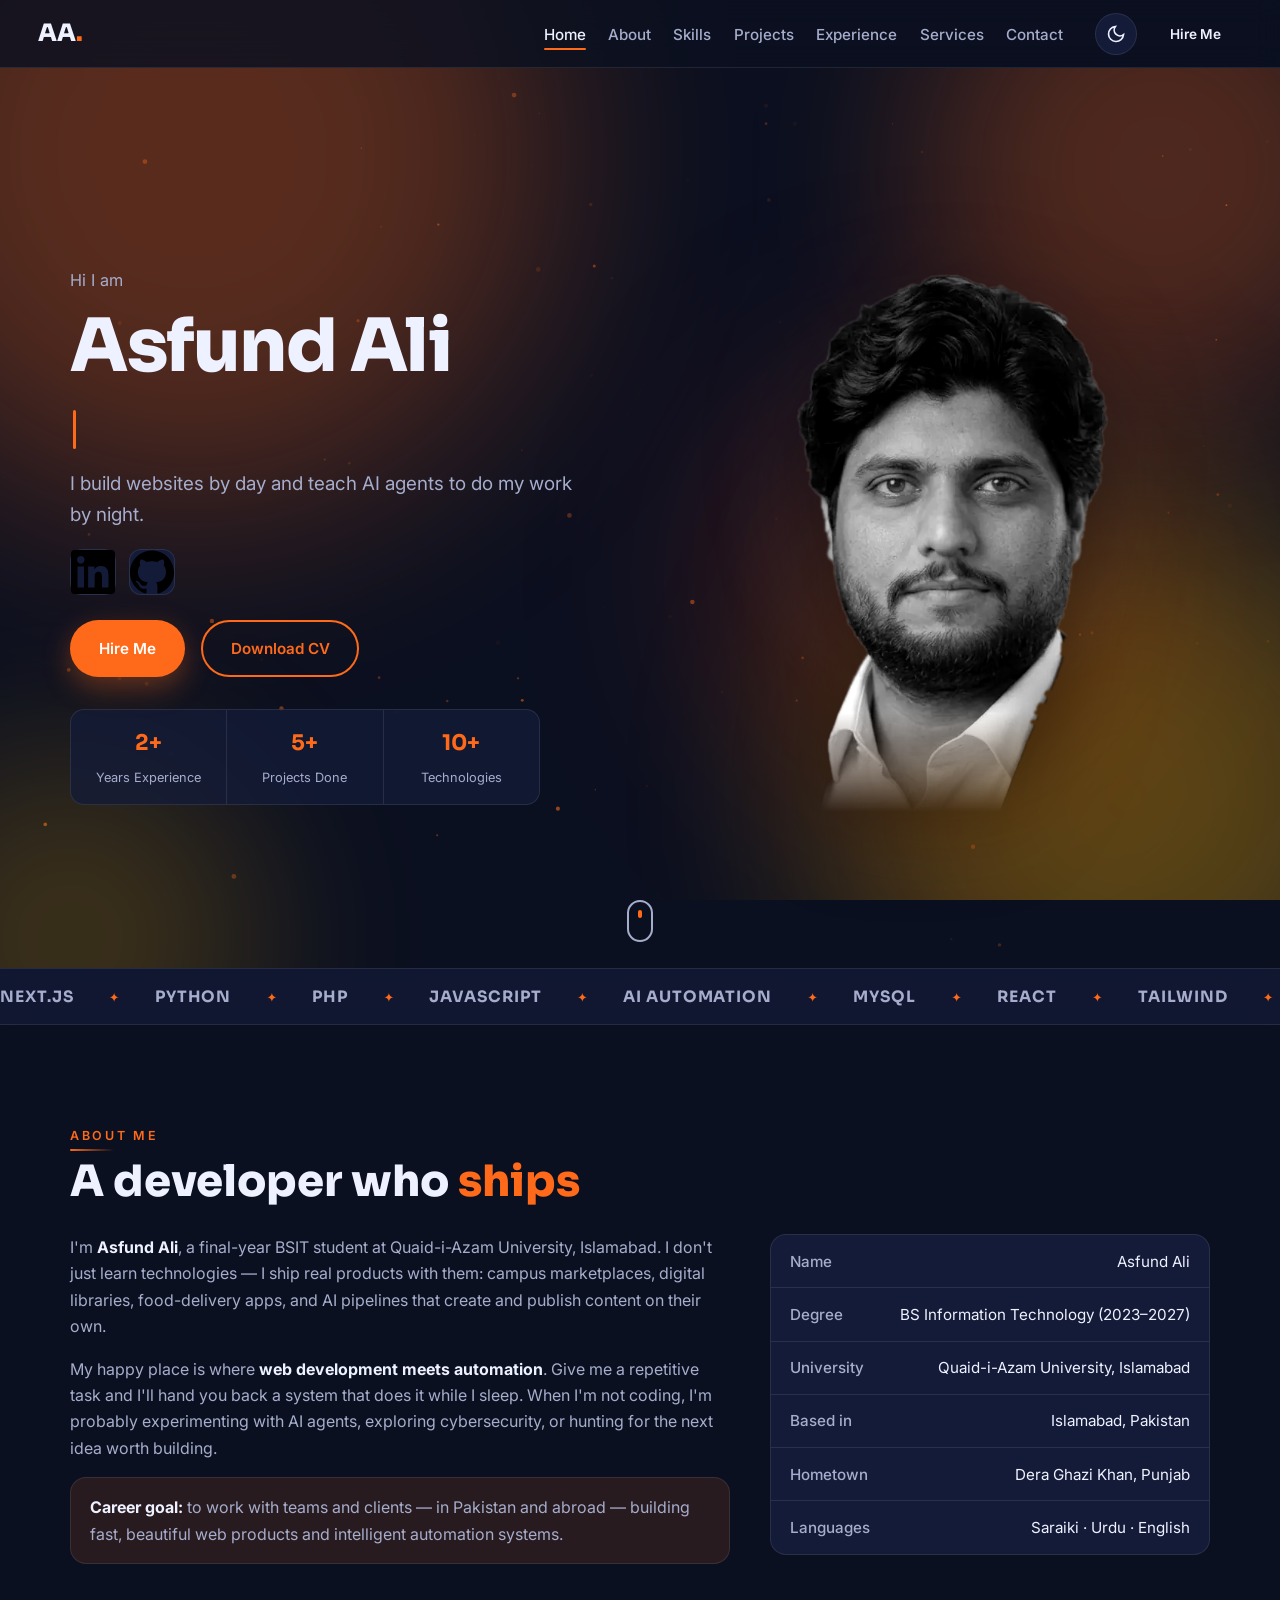
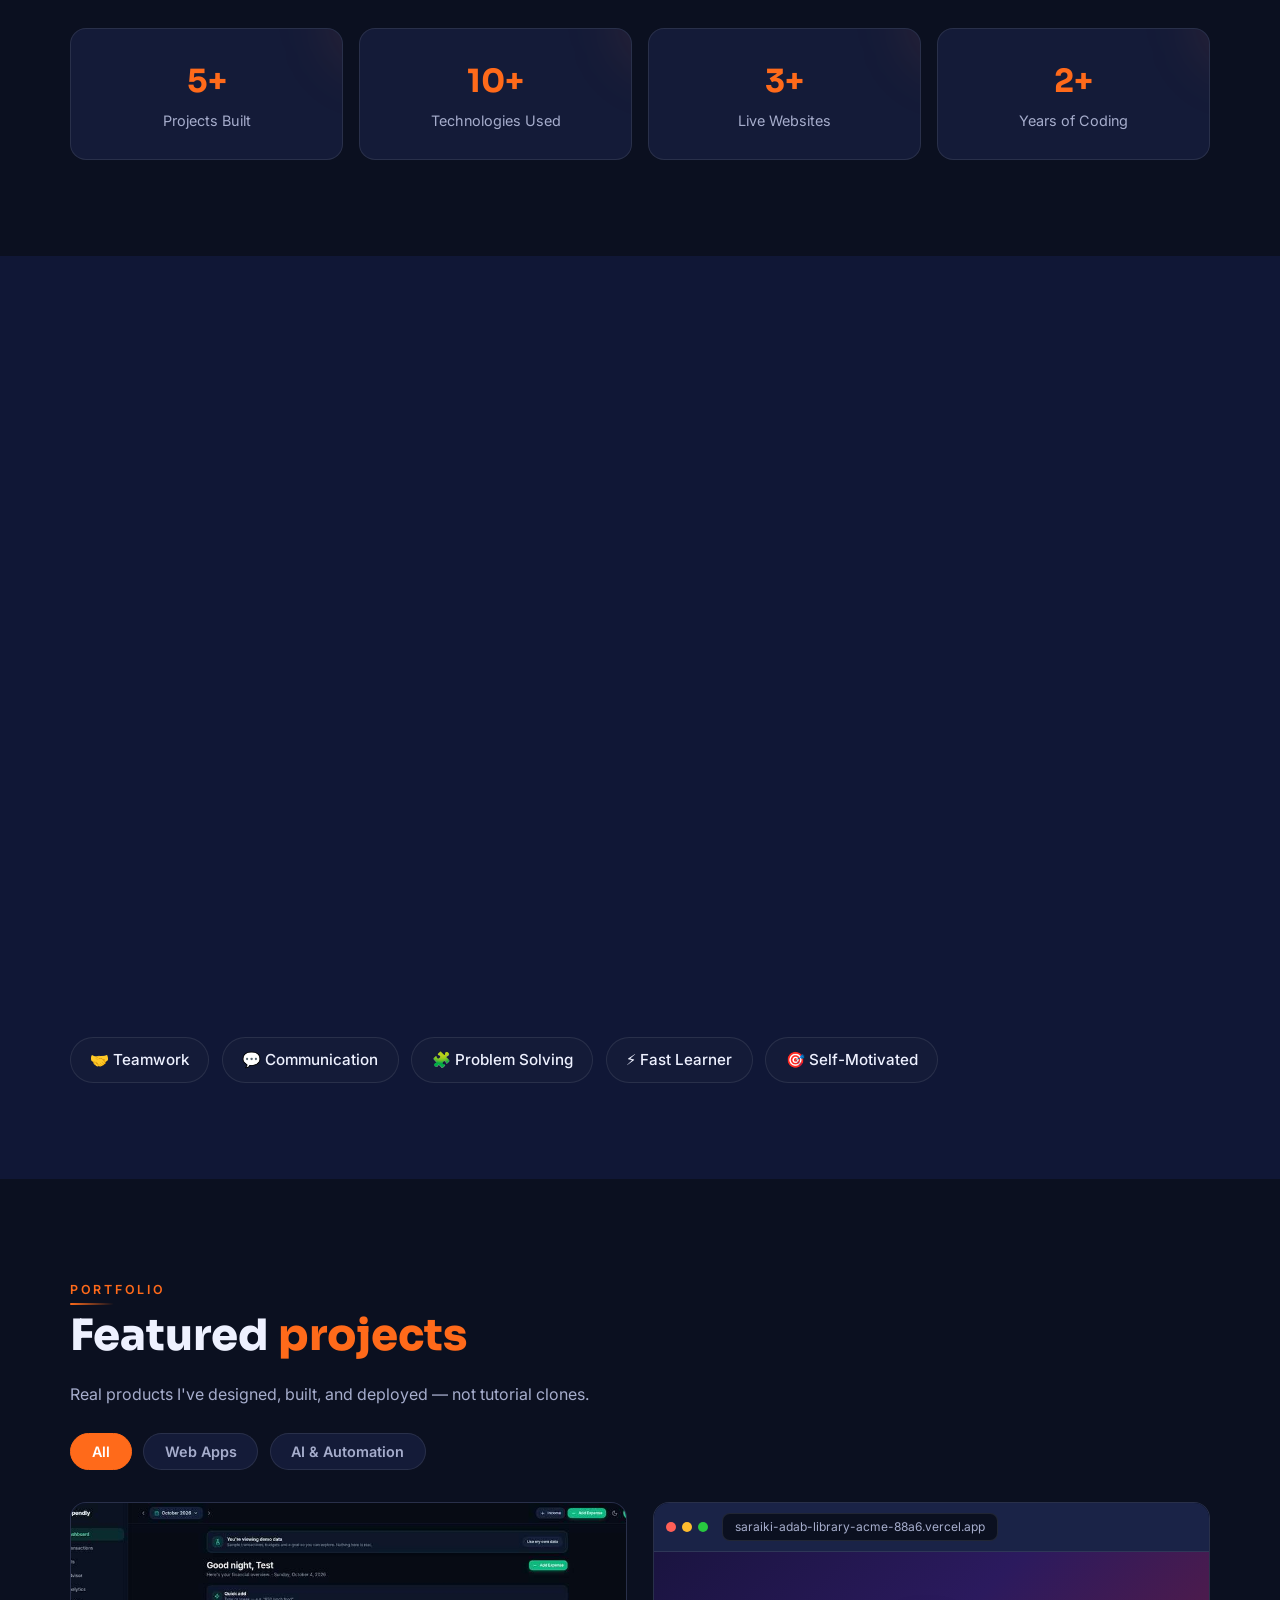
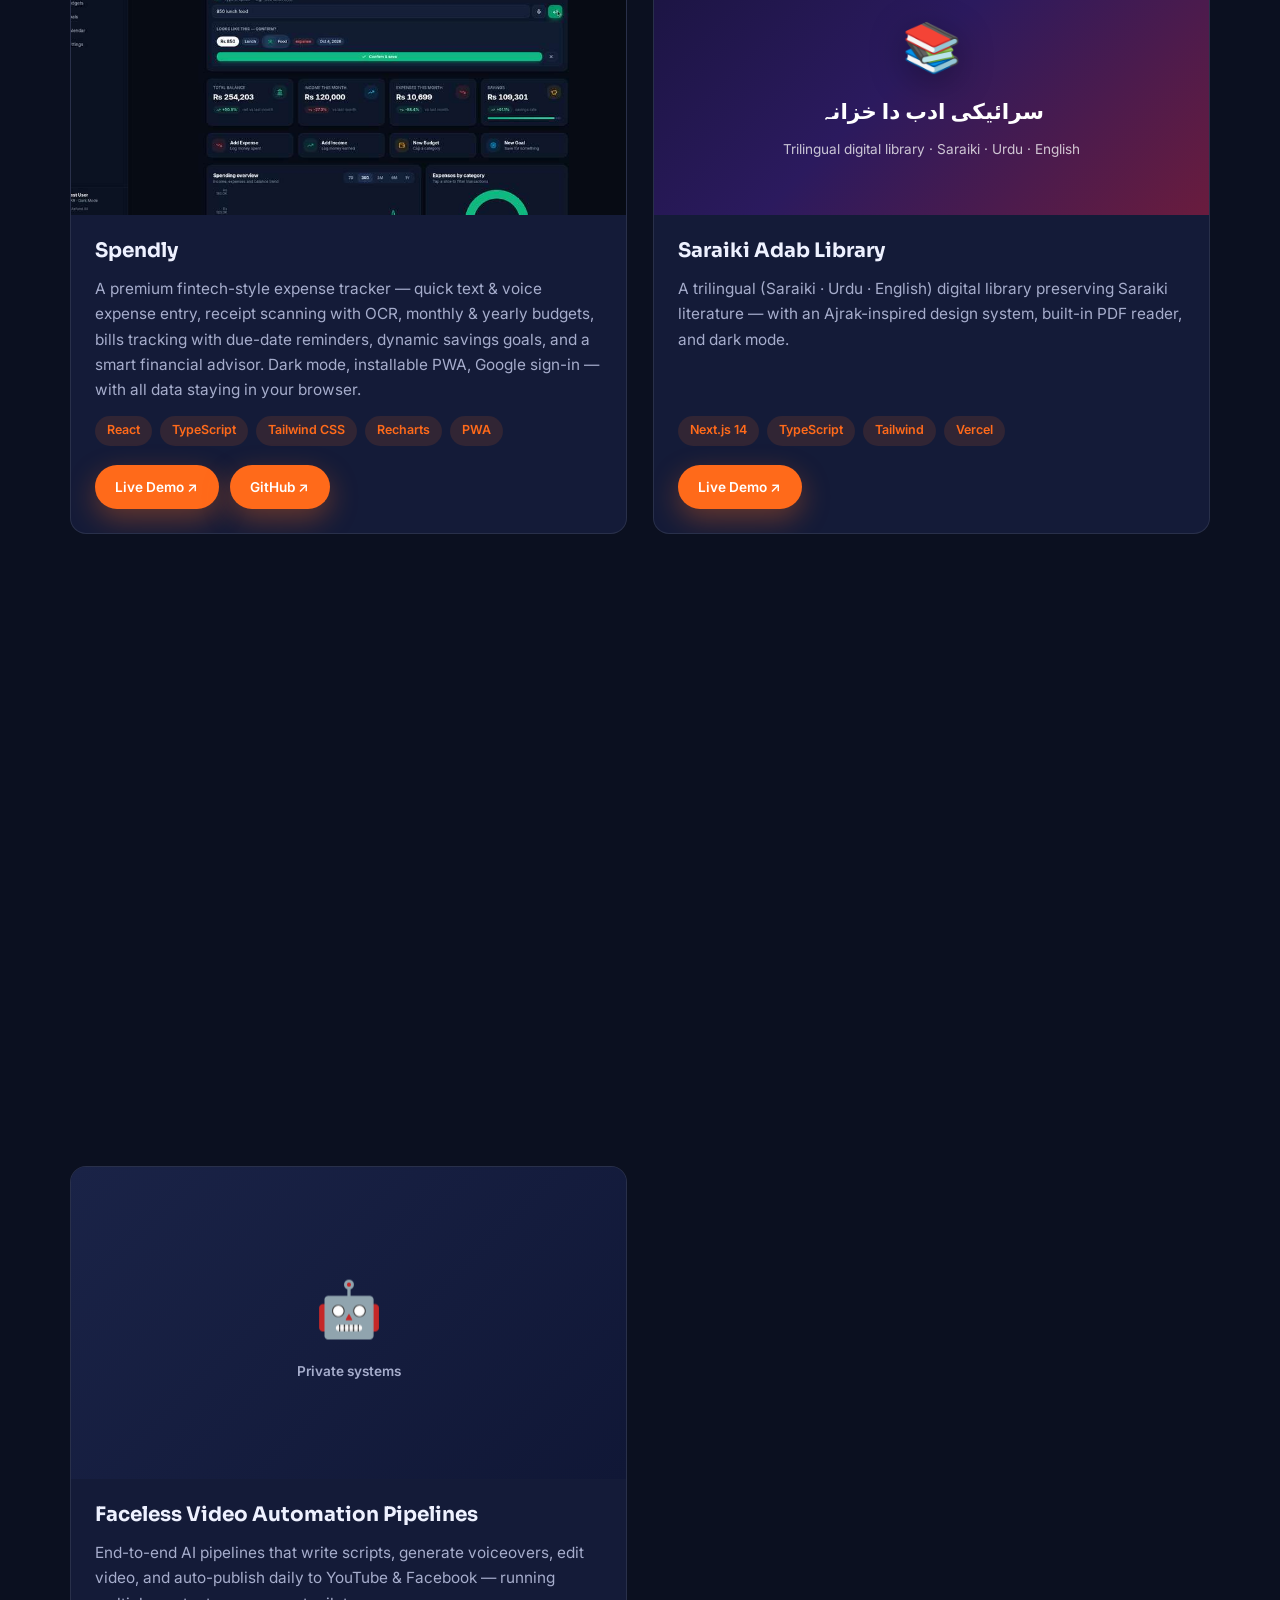
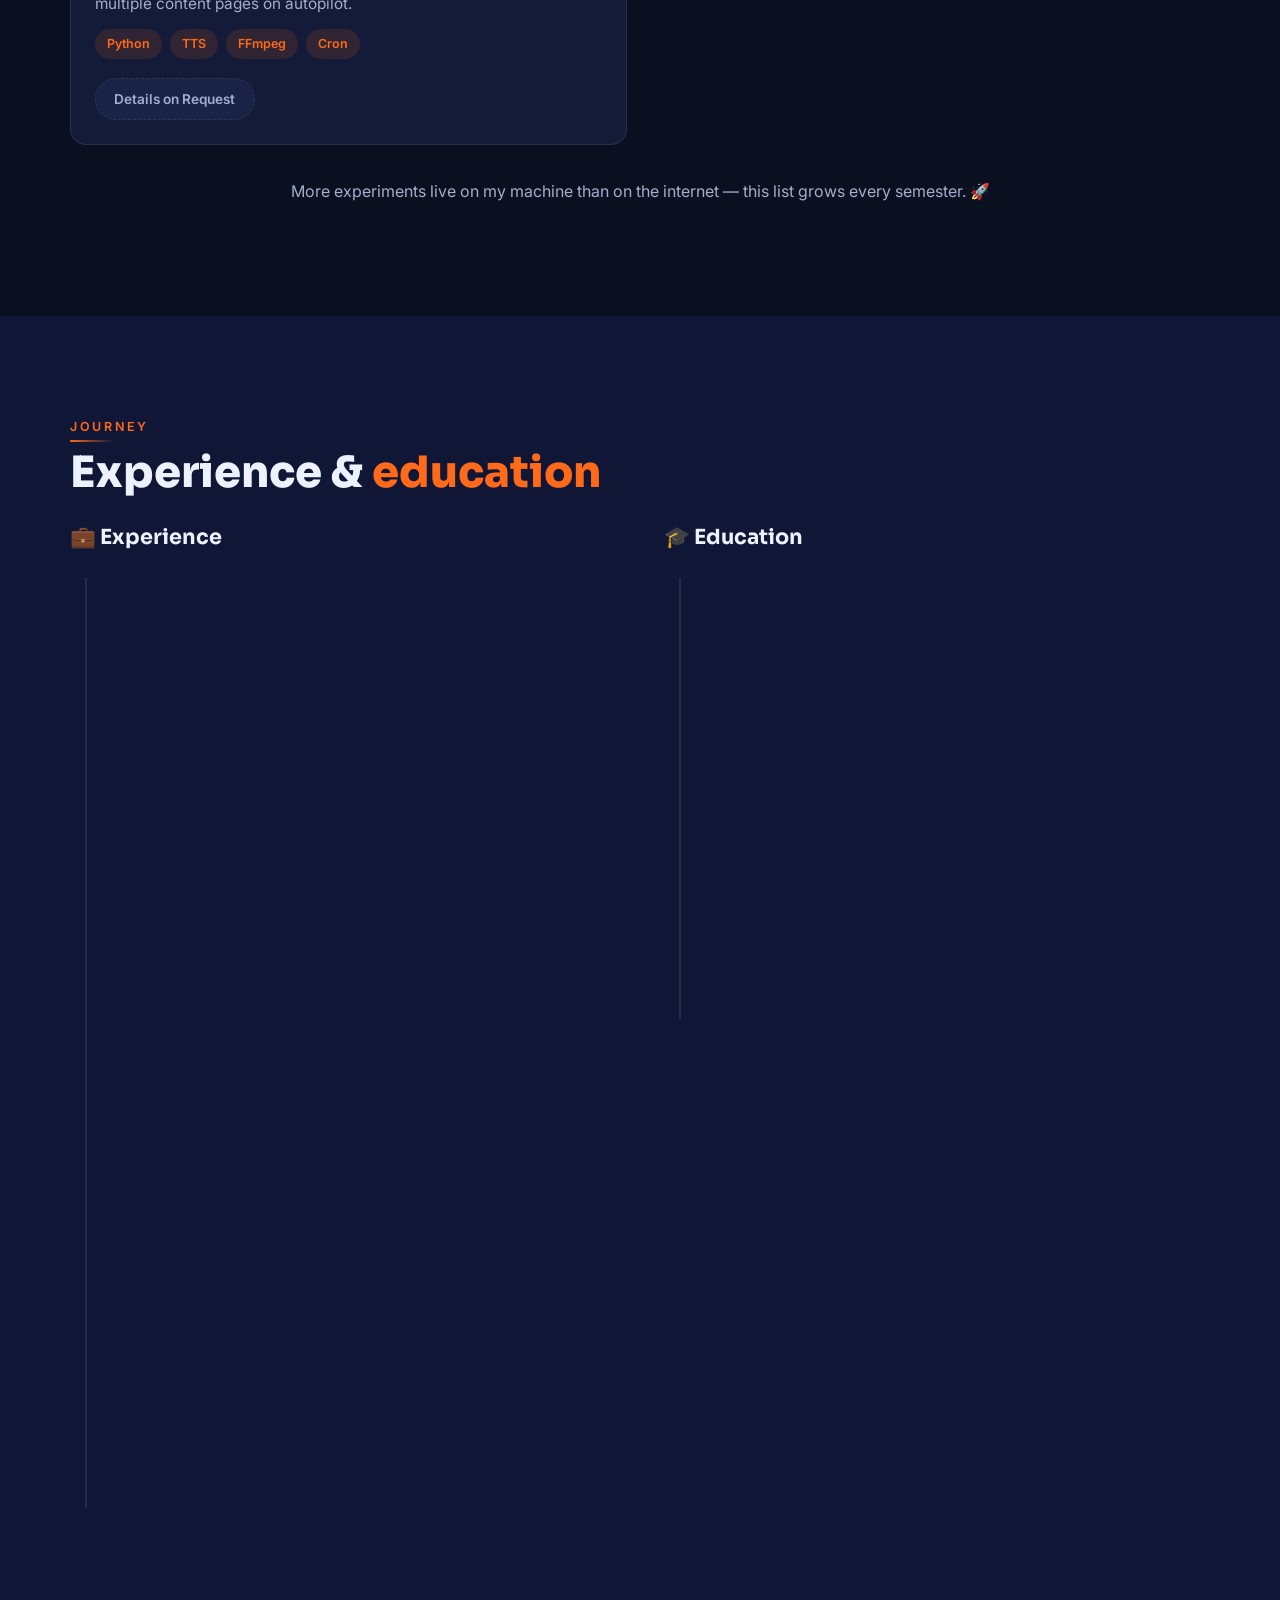
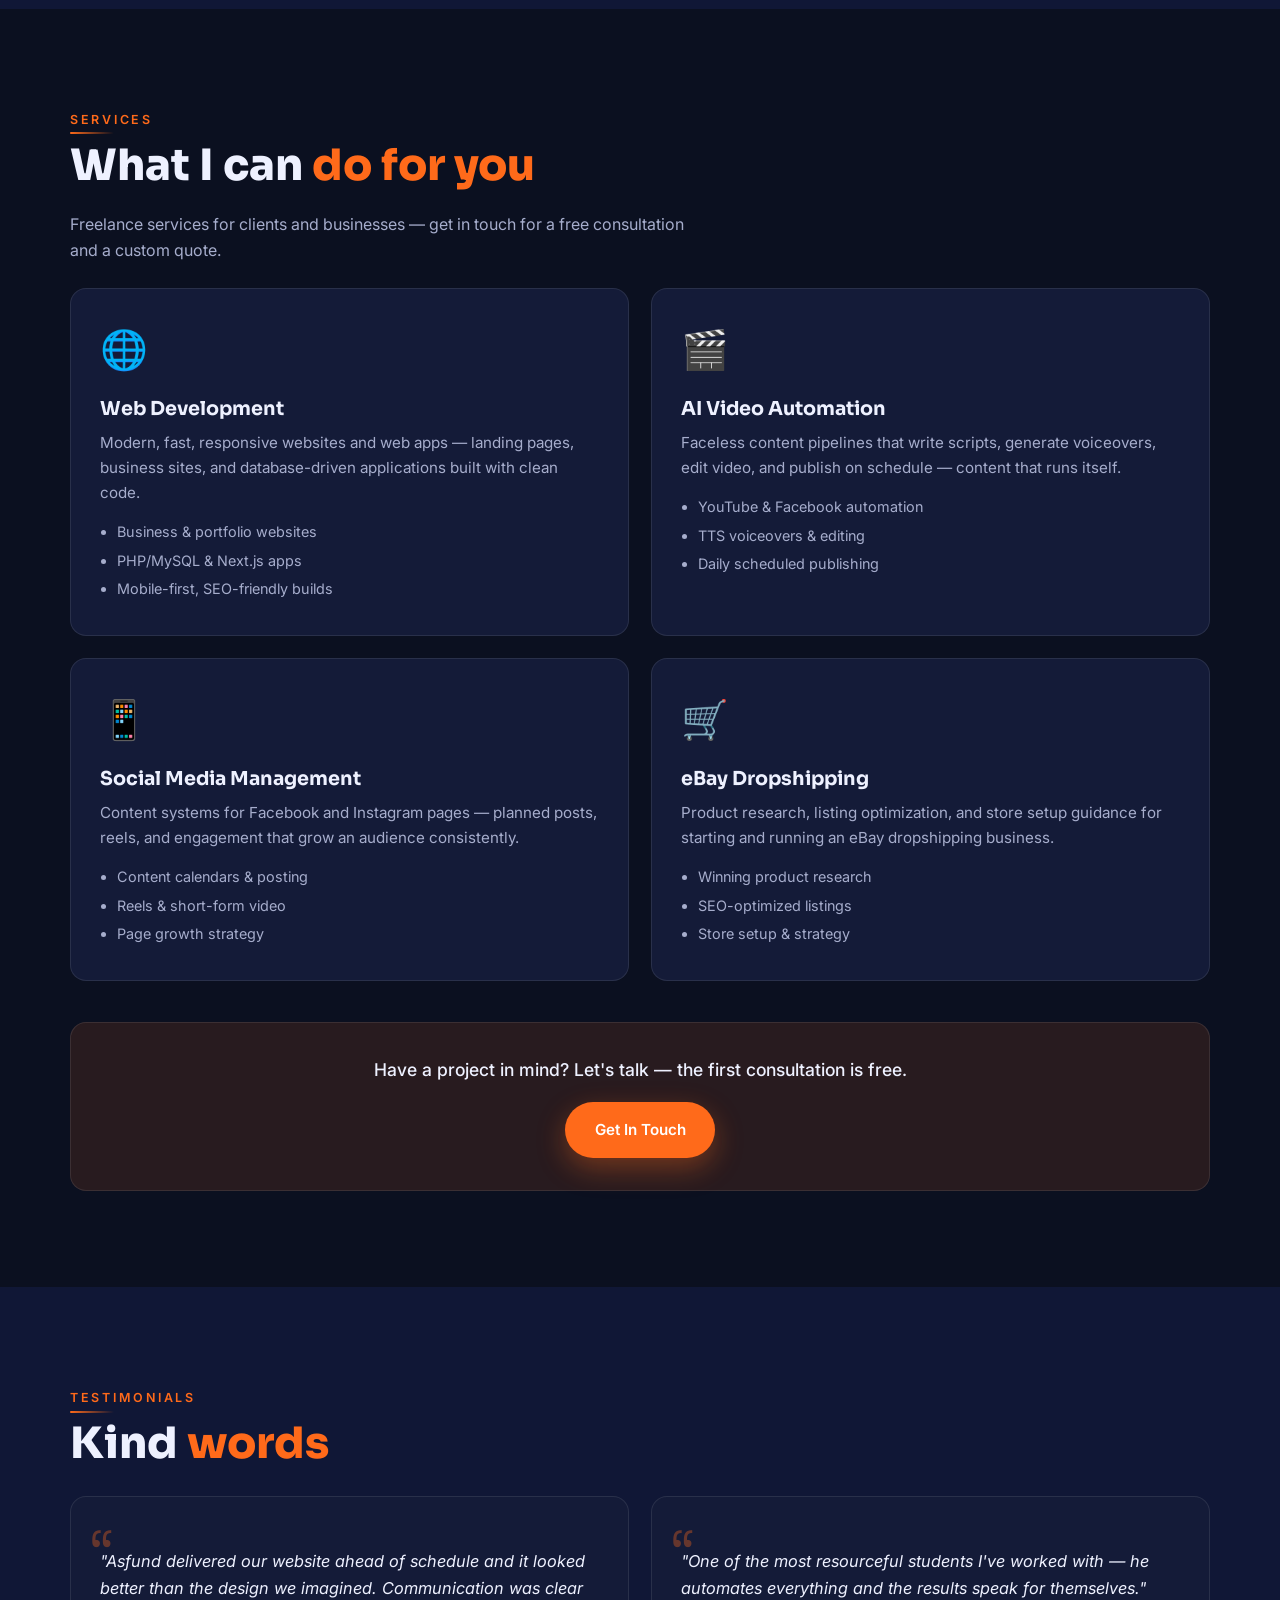
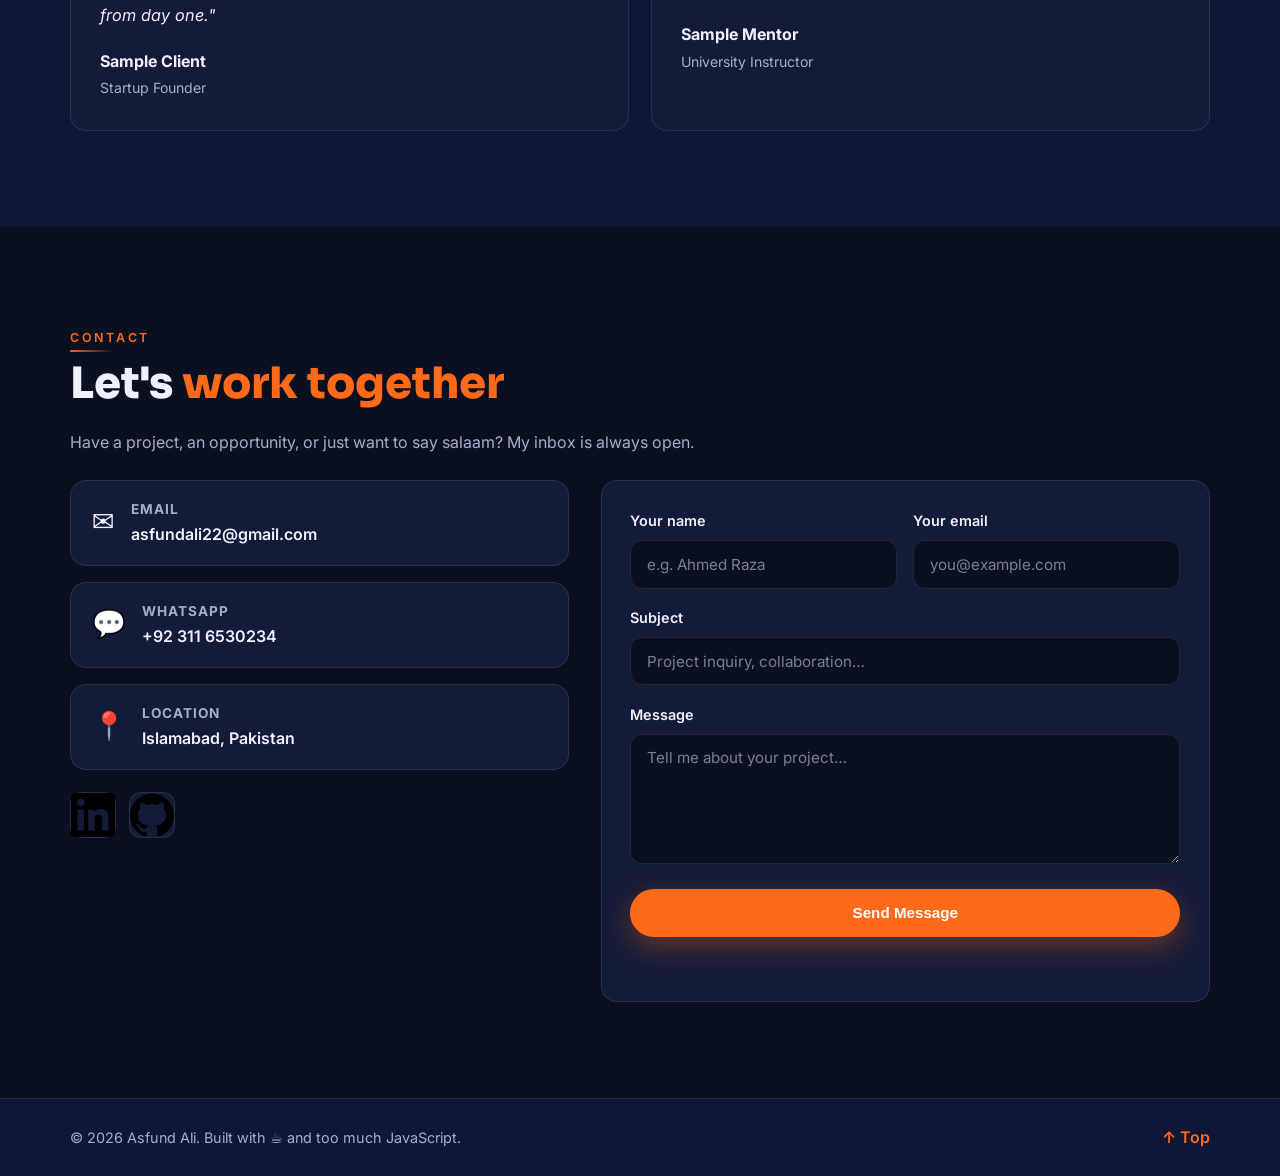
<file: index.html>
<!DOCTYPE html>
<html lang="en" data-theme="dark">
<head>
  <!-- ============================================================
    AS FUND ALI — PERSONAL PORTFOLIO
    ------------------------------------------------------------
    *** EDIT YOUR CONTENT HERE ***
    All text, links, images and the CV file are inside this file
    and the /assets folder. Search for "EDIT:" comments to find
    every spot you may want to change. Full guide in README.md.
  ============================================================ -->
  <meta charset="UTF-8" />
  <meta name="viewport" content="width=device-width, initial-scale=1.0" />

  <!-- EDIT: Browser tab title — keep your name first for Google ranking -->
  <title>Asfund Ali | Web Developer & AI Automation Portfolio</title>
  <meta name="description" content="Asfund Ali — BSIT final-year student & freelance web developer in Islamabad, Pakistan, building modern websites and AI automation systems." />
  <meta name="author" content="Asfund Ali" />
  <meta name="keywords" content="Asfund Ali, Asfund Ali portfolio, web developer Pakistan, freelance web developer Islamabad, AI automation specialist, BSIT student" />
  <meta name="robots" content="index, follow" />
  <meta name="theme-color" content="#0b1020" />
  <link rel="canonical" href="https://asfund-ali-portfolio.vercel.app/" />

  <!-- Open Graph (link previews on WhatsApp / LinkedIn / Facebook) -->
  <meta property="og:type" content="website" />
  <meta property="og:site_name" content="Asfund Ali — Portfolio" />
  <meta property="og:url" content="https://asfund-ali-portfolio.vercel.app/" />
  <meta property="og:title" content="Asfund Ali | Web Developer & AI Automation Portfolio" />
  <meta property="og:description" content="I build websites by day and teach AI agents to do my work by night." />
  <meta property="og:image" content="https://asfund-ali-portfolio.vercel.app/assets/img/profile.webp" />
  <meta property="og:image:alt" content="Portrait of Asfund Ali" />
  <meta property="og:locale" content="en_US" />

  <!-- Twitter / X card -->
  <meta name="twitter:card" content="summary_large_image" />
  <meta name="twitter:title" content="Asfund Ali | Web Developer & AI Automation Portfolio" />
  <meta name="twitter:description" content="I build websites by day and teach AI agents to do my work by night." />
  <meta name="twitter:image" content="https://asfund-ali-portfolio.vercel.app/assets/img/profile.webp" />

  <!-- Structured data: tells Google exactly who this page is about -->
  <script type="application/ld+json">
  {
    "@context": "https://schema.org",
    "@type": "Person",
    "name": "Asfund Ali",
    "url": "https://asfund-ali-portfolio.vercel.app/",
    "image": "https://asfund-ali-portfolio.vercel.app/assets/img/profile.webp",
    "jobTitle": "Web Developer & AI Automation Specialist",
    "description": "BSIT final-year student and freelance web developer in Islamabad, Pakistan, building modern websites and AI automation systems.",
    "address": { "@type": "PostalAddress", "addressLocality": "Islamabad", "addressCountry": "PK" },
    "alumniOf": { "@type": "CollegeOrUniversity", "name": "Quaid-i-Azam University" },
    "email": "mailto:asfundali22@gmail.com",
    "telephone": "+92 311 6530234",
    "sameAs": [
      "https://linkedin.com/in/asfund-ali",
      "https://github.com/asfi786"
    ],
    "knowsAbout": ["Web Development", "JavaScript", "PHP", "Python", "AI Automation", "Video Automation", "eBay Dropshipping", "Social Media Management"]
  }
  </script>
  <script type="application/ld+json">
  {
    "@context": "https://schema.org",
    "@type": "WebSite",
    "name": "Asfund Ali — Portfolio",
    "alternateName": "Asfund Ali",
    "url": "https://asfund-ali-portfolio.vercel.app/"
  }
  </script>

  <link rel="icon" type="image/svg+xml" href="favicon.svg" />
  <link rel="preconnect" href="https://fonts.googleapis.com" />
  <link rel="preconnect" href="https://fonts.gstatic.com" crossorigin />
  <link href="https://fonts.googleapis.com/css2?family=Sora:wght@400;600;700;800&family=Inter:wght@400;500;600&display=swap" rel="stylesheet" />
  <link rel="stylesheet" href="css/styles.css" />
</head>
<body>
  <div class="aurora" aria-hidden="true"><span></span><span></span><span></span></div>
  <div class="cursor-glow" id="cursorGlow" aria-hidden="true"></div>
  <a class="skip-link" href="#main">Skip to content</a>

  <!-- ==================== NAVBAR ==================== -->
  <header class="nav" id="navbar">
    <nav class="nav-inner" aria-label="Main navigation">
      <!-- EDIT: your initials / logo text -->
      <a href="#home" class="logo" aria-label="Asfund Ali — home">AA<span class="logo-dot">.</span></a>
      <button class="nav-toggle" id="navToggle" aria-label="Open menu" aria-expanded="false" aria-controls="navLinks">
        <span></span><span></span><span></span>
      </button>
      <ul class="nav-links" id="navLinks">
        <li><a href="#home" class="nav-link active">Home</a></li>
        <li><a href="#about" class="nav-link">About</a></li>
        <li><a href="#skills" class="nav-link">Skills</a></li>
        <li><a href="#projects" class="nav-link">Projects</a></li>
        <li><a href="#experience" class="nav-link">Experience</a></li>
        <li><a href="#services" class="nav-link">Services</a></li>
        <li><a href="#contact" class="nav-link">Contact</a></li>
      </ul>
      <div class="nav-actions">
        <button class="theme-toggle" id="themeToggle" aria-label="Switch to light mode" title="Toggle dark / light mode">
          <svg class="icon-sun" viewBox="0 0 24 24" fill="none" stroke="currentColor" stroke-width="2" aria-hidden="true"><circle cx="12" cy="12" r="4"/><path d="M12 2v2m0 16v2M4.9 4.9l1.4 1.4m11.4 11.4 1.4 1.4M2 12h2m16 0h2M4.9 19.1l1.4-1.4M17.7 6.3l1.4-1.4"/></svg>
          <svg class="icon-moon" viewBox="0 0 24 24" fill="none" stroke="currentColor" stroke-width="2" aria-hidden="true"><path d="M21 12.8A9 9 0 1 1 11.2 3a7 7 0 0 0 9.8 9.8z"/></svg>
        </button>
        <!-- EDIT: CV file name if you replace the PDF -->
        <a href="assets/cv/Asfund-Ali-CV-2026.pdf" class="btn btn-small" download>Hire Me</a>
      </div>
    </nav>
  </header>

  <main id="main">
    <!-- ==================== HERO ==================== -->
    <section class="hero" id="home" aria-label="Introduction">
      <canvas class="stars" id="stars" aria-hidden="true"></canvas>
      <div class="hero-bg" aria-hidden="true"><span class="blob blob-1"></span><span class="blob blob-2"></span></div>
      <div class="container hero-grid">
        <div class="hero-text">
          <p class="hero-eyebrow reveal">Hi I am</p>
          <!-- EDIT: your name -->
          <h1 class="hero-name reveal">Asfund Ali</h1>
          <!-- EDIT: your professional title — words rotate with a typewriter effect (edit list in js/main.js) -->
          <p class="hero-title reveal"><span id="typewriter">Web Developer</span><span class="caret" aria-hidden="true"></span></p>
          <!-- EDIT: your tagline -->
          <p class="hero-tagline reveal">I build websites by day and teach AI agents to do my work by night.</p>
          <div class="social-row reveal" aria-label="Social links">
            <a href="https://linkedin.com/in/asfund-ali" target="_blank" rel="noopener" aria-label="Asfund Ali on LinkedIn"><svg viewBox="0 0 24 24" aria-hidden="true"><path d="M20.447 20.452h-3.554v-5.569c0-1.328-.027-3.037-1.852-3.037-1.853 0-2.136 1.445-2.136 2.939v5.667H9.351V9h3.414v1.561h.046c.477-.9 1.637-1.85 3.37-1.85 3.601 0 4.267 2.37 4.267 5.455v6.286zM5.337 7.433c-1.144 0-2.063-.926-2.063-2.065 0-1.138.92-2.063 2.063-2.063 1.14 0 2.064.925 2.064 2.063 0 1.139-.925 2.065-2.064 2.065zm1.782 13.019H3.555V9h3.564v11.452zM22.225 0H1.771C.792 0 0 .774 0 1.729v20.542C0 23.227.792 24 1.771 24h20.451C23.2 24 24 23.227 24 22.271V1.729C24 .774 23.2 0 22.222 0h.003z"/></svg></a>
            <a href="https://github.com/asfi786" target="_blank" rel="noopener" aria-label="Asfund Ali on GitHub"><svg viewBox="0 0 24 24" aria-hidden="true"><path d="M12 .297c-6.63 0-12 5.373-12 12 0 5.303 3.438 9.8 8.205 11.385.6.113.82-.258.82-.577 0-.285-.01-1.04-.015-2.04-3.338.724-4.042-1.61-4.042-1.61C4.422 18.07 3.633 17.7 3.633 17.7c-1.087-.744.084-.729.084-.729 1.205.084 1.838 1.236 1.838 1.236 1.07 1.835 2.809 1.305 3.495.998.108-.776.417-1.305.76-1.605-2.665-.3-5.466-1.332-5.466-5.93 0-1.31.465-2.38 1.235-3.22-.135-.303-.54-1.523.105-3.176 0 0 1.005-.322 3.3 1.23.96-.267 1.98-.399 3-.405 1.02.006 2.04.138 3 .405 2.28-1.552 3.285-1.23 3.285-1.23.645 1.653.24 2.873.12 3.176.765.84 1.23 1.91 1.23 3.22 0 4.61-2.805 5.625-5.475 5.92.42.36.81 1.096.81 2.22 0 1.606-.015 2.896-.015 3.286 0 .315.21.69.825.57C20.565 22.092 24 17.592 24 12.297c0-6.627-5.373-12-12-12"/></svg></a>
          </div>
          <div class="hero-cta reveal">
            <a href="#contact" class="btn btn-primary" data-scroll>Hire Me</a>
            <a href="assets/cv/Asfund-Ali-CV-2026.pdf" class="btn btn-outline" download>Download CV</a>
          </div>
          <div class="hero-stats reveal">
            <div><strong>2+</strong><span>Years Experience</span></div>
            <div><strong>5+</strong><span>Projects Done</span></div>
            <div><strong>10+</strong><span>Technologies</span></div>
          </div>
        </div>
        <div class="hero-photo reveal">
          <div class="portrait-stage">
            <!-- EDIT: transparent-cutout portrait, shown in black &amp; white like the reference -->
            <img src="assets/img/profile.webp" alt="Asfund Ali - Web Developer and AI Automation Specialist" width="520" height="720" fetchpriority="high" />
          </div>
        </div>
      </div>
      <a href="#about" class="scroll-hint" aria-label="Scroll down to about section"><span></span></a>
    </section>

    <!-- ==================== TECH TICKER ==================== -->
    <div class="marquee" aria-hidden="true">
      <div class="marquee-track">
        <span>Next.js</span><i>✦</i><span>Python</span><i>✦</i><span>PHP</span><i>✦</i><span>JavaScript</span><i>✦</i><span>AI Automation</span><i>✦</i><span>MySQL</span><i>✦</i><span>React</span><i>✦</i><span>Tailwind</span><i>✦</i><span>FFmpeg</span><i>✦</i><span>LangChain</span><i>✦</i>
        <span>Next.js</span><i>✦</i><span>Python</span><i>✦</i><span>PHP</span><i>✦</i><span>JavaScript</span><i>✦</i><span>AI Automation</span><i>✦</i><span>MySQL</span><i>✦</i><span>React</span><i>✦</i><span>Tailwind</span><i>✦</i><span>FFmpeg</span><i>✦</i><span>LangChain</span><i>✦</i>
      </div>
    </div>

    <!-- ==================== ABOUT ==================== -->
    <section class="section" id="about" aria-labelledby="about-heading">
      <div class="container">
        <p class="eyebrow reveal">About Me</p>
        <h2 id="about-heading" class="section-title reveal">A developer who <span class="accent">ships</span></h2>
        <div class="about-grid">
          <div class="about-text reveal">
            <!-- EDIT: your bio -->
            <p>I'm <strong>Asfund Ali</strong>, a final-year BSIT student at Quaid-i-Azam University, Islamabad. I don't just learn technologies — I ship real products with them: campus marketplaces, digital libraries, food-delivery apps, and AI pipelines that create and publish content on their own.</p>
            <p>My happy place is where <strong>web development meets automation</strong>. Give me a repetitive task and I'll hand you back a system that does it while I sleep. When I'm not coding, I'm probably experimenting with AI agents, exploring cybersecurity, or hunting for the next idea worth building.</p>
            <p class="about-goal"><strong>Career goal:</strong> to work with teams and clients — in Pakistan and abroad — building fast, beautiful web products and intelligent automation systems.</p>
          </div>
          <ul class="about-facts reveal" aria-label="Personal details">
            <!-- EDIT: your details -->
            <li><span>Name</span>Asfund Ali</li>
            <li><span>Degree</span>BS Information Technology (2023–2027)</li>
            <li><span>University</span>Quaid-i-Azam University, Islamabad</li>
            <li><span>Based in</span>Islamabad, Pakistan</li>
            <li><span>Hometown</span>Dera Ghazi Khan, Punjab</li>
            <li><span>Languages</span>Saraiki · Urdu · English</li>
          </ul>
        </div>
        <div class="stats reveal" role="list" aria-label="Highlights">
          <!-- EDIT: your numbers -->
          <div class="stat" role="listitem"><strong data-count="5">0</strong><span>Projects Built</span></div>
          <div class="stat" role="listitem"><strong data-count="10">0</strong><span>Technologies Used</span></div>
          <div class="stat" role="listitem"><strong data-count="3">0</strong><span>Live Websites</span></div>
          <div class="stat" role="listitem"><strong data-count="2">0</strong><span>Years of Coding</span></div>
        </div>
      </div>
    </section>

    <!-- ==================== SKILLS ==================== -->
    <section class="section section-alt" id="skills" aria-labelledby="skills-heading">
      <div class="container">
        <p class="eyebrow reveal">Skills</p>
        <h2 id="skills-heading" class="section-title reveal">What I <span class="accent">work with</span></h2>
        <p class="section-sub reveal">Technical skills with my honest proficiency level — plus the soft skills that make teamwork actually work.</p>

        <!-- EDIT: add / remove / rename skills, change data-level (beginner|intermediate|advanced) -->
        <div class="skills-grid">
          <div class="skill-card reveal"><div class="skill-top"><h3>HTML5 &amp; CSS3</h3><span class="level advanced">Advanced</span></div><div class="bar" role="img" aria-label="HTML5 and CSS3: advanced"><span data-level="advanced"></span></div></div>
          <div class="skill-card reveal"><div class="skill-top"><h3>JavaScript</h3><span class="level intermediate">Intermediate</span></div><div class="bar" role="img" aria-label="JavaScript: intermediate"><span data-level="intermediate"></span></div></div>
          <div class="skill-card reveal"><div class="skill-top"><h3>Next.js &amp; React</h3><span class="level intermediate">Intermediate</span></div><div class="bar" role="img" aria-label="Next.js and React: intermediate"><span data-level="intermediate"></span></div></div>
          <div class="skill-card reveal"><div class="skill-top"><h3>PHP</h3><span class="level intermediate">Intermediate</span></div><div class="bar" role="img" aria-label="PHP: intermediate"><span data-level="intermediate"></span></div></div>
          <div class="skill-card reveal"><div class="skill-top"><h3>Python</h3><span class="level intermediate">Intermediate</span></div><div class="bar" role="img" aria-label="Python: intermediate"><span data-level="intermediate"></span></div></div>
          <div class="skill-card reveal"><div class="skill-top"><h3>Tailwind CSS</h3><span class="level intermediate">Intermediate</span></div><div class="bar" role="img" aria-label="Tailwind CSS: intermediate"><span data-level="intermediate"></span></div></div>
          <div class="skill-card reveal"><div class="skill-top"><h3>MySQL</h3><span class="level intermediate">Intermediate</span></div><div class="bar" role="img" aria-label="MySQL: intermediate"><span data-level="intermediate"></span></div></div>
          <div class="skill-card reveal"><div class="skill-top"><h3>Git &amp; GitHub</h3><span class="level intermediate">Intermediate</span></div><div class="bar" role="img" aria-label="Git and GitHub: intermediate"><span data-level="intermediate"></span></div></div>
          <div class="skill-card reveal"><div class="skill-top"><h3>AI Automation <small>(TTS · FFmpeg pipelines)</small></h3><span class="level advanced">Advanced</span></div><div class="bar" role="img" aria-label="AI automation: advanced"><span data-level="advanced"></span></div></div>
          <div class="skill-card reveal"><div class="skill-top"><h3>Agentic AI <small>(LangChain · LangGraph)</small></h3><span class="level intermediate">Intermediate</span></div><div class="bar" role="img" aria-label="Agentic AI: intermediate"><span data-level="intermediate"></span></div></div>
          <div class="skill-card reveal"><div class="skill-top"><h3>Deployment <small>(Vercel · cPanel)</small></h3><span class="level intermediate">Intermediate</span></div><div class="bar" role="img" aria-label="Deployment: intermediate"><span data-level="intermediate"></span></div></div>
          <div class="skill-card reveal"><div class="skill-top"><h3>Cybersecurity Fundamentals</h3><span class="level beginner">Beginner</span></div><div class="bar" role="img" aria-label="Cybersecurity fundamentals: beginner"><span data-level="beginner"></span></div></div>
        </div>

        <h3 class="soft-title reveal">Soft skills</h3>
        <ul class="soft-skills reveal" aria-label="Soft skills">
          <!-- EDIT: your soft skills -->
          <li>🤝 Teamwork</li>
          <li>💬 Communication</li>
          <li>🧩 Problem Solving</li>
          <li>⚡ Fast Learner</li>
          <li>🎯 Self-Motivated</li>
        </ul>
      </div>
    </section>

    <!-- ==================== PROJECTS ==================== -->
    <section class="section" id="projects" aria-labelledby="projects-heading">
      <div class="container">
        <p class="eyebrow reveal">Portfolio</p>
        <h2 id="projects-heading" class="section-title reveal">Featured <span class="accent">projects</span></h2>
        <p class="section-sub reveal">Real products I've designed, built, and deployed — not tutorial clones.</p>

        <div class="filter-bar reveal" role="group" aria-label="Filter projects by category">
          <button class="filter-btn active" data-filter="all" aria-pressed="true">All</button>
          <button class="filter-btn" data-filter="web" aria-pressed="false">Web Apps</button>
          <button class="filter-btn" data-filter="ai" aria-pressed="false">AI &amp; Automation</button>
        </div>

        <div class="projects-grid" id="projectsGrid">
          <!-- EDIT: each <article> is one project. Copy the block to add more.
               data-category: "web" or "ai". Change image src, title, text, tags and links. -->

          <article class="project-card reveal" data-category="web">
            <div class="project-media">
              <img src="[data-uri]" alt="Spendly expense tracker dashboard with quick-add and financial overview" loading="lazy">
            </div>
            <div class="project-body">
              <h3>Spendly</h3>
              <p>A premium fintech-style expense tracker — quick text &amp; voice expense entry, receipt scanning with OCR, monthly &amp; yearly budgets, bills tracking with due-date reminders, dynamic savings goals, and a smart financial advisor. Dark mode, installable PWA, Google sign-in — with all data staying in your browser.</p>
              <ul class="tags" aria-label="Technologies used"><li>React</li><li>TypeScript</li><li>Tailwind CSS</li><li>Recharts</li><li>PWA</li></ul>
              <div class="project-links">
                <a href="https://spendly-acme-88a6.vercel.app/" target="_blank" rel="noopener" class="btn btn-small btn-primary">Live Demo ↗</a>
                <a href="https://github.com/asfi786/spendly" target="_blank" rel="noopener" class="btn btn-small btn-primary">GitHub ↗</a>
              </div>
            </div>
          </article>

          <article class="project-card reveal" data-category="web">
            <div class="project-media">
              <!-- Stylized live-site preview (browser mockup). To use a real screenshot
                   instead: add <img src="assets/screenshots/YOUR-SHOT.png" ...> here. -->
              <div class="browser-mock" role="img" aria-label="Preview of the Saraiki Adab Library website">
                <div class="bm-bar"><i></i><i></i><i></i><span>saraiki-adab-library-acme-88a6.vercel.app</span></div>
                <div class="bm-body bm-saraiki">
                  <span class="bm-emoji">📚</span>
                  <strong>سرائیکی ادب دا خزانہ</strong>
                  <em>Trilingual digital library · Saraiki · Urdu · English</em>
                </div>
              </div>
            </div>
            <div class="project-body">
              <h3>Saraiki Adab Library</h3>
              <p>A trilingual (Saraiki · Urdu · English) digital library preserving Saraiki literature — with an Ajrak-inspired design system, built-in PDF reader, and dark mode.</p>
              <ul class="tags" aria-label="Technologies used"><li>Next.js 14</li><li>TypeScript</li><li>Tailwind</li><li>Vercel</li></ul>
              <div class="project-links">
                <a href="https://saraiki-adab-library-acme-88a6.vercel.app/" target="_blank" rel="noopener" class="btn btn-small btn-primary">Live Demo ↗</a>
              </div>
            </div>
          </article>

          <article class="project-card reveal" data-category="web">
            <div class="project-media">
              <div class="browser-mock" role="img" aria-label="Preview of the QAU Bites website">
                <div class="bm-bar"><i></i><i></i><i></i><span>qaubites.freehosting.dev</span></div>
                <div class="bm-body bm-qaubites">
                  <span class="bm-emoji">🍔</span>
                  <strong>QAU Bites</strong>
                  <em>Quaid-i-Azam University Food Delivery</em>
                </div>
              </div>
            </div>
            <div class="project-body">
              <h3>QAU Bites</h3>
              <p>Food-delivery web app for Quaid-i-Azam University — students browse campus food huts and install the app to their phone screen in one tap.</p>
              <ul class="tags" aria-label="Technologies used"><li>HTML</li><li>CSS</li><li>JavaScript</li><li>PWA</li></ul>
              <div class="project-links">
                <a href="https://qaubites.freehosting.dev/" target="_blank" rel="noopener" class="btn btn-small btn-primary">Live Demo ↗</a>
              </div>
            </div>
          </article>

          <article class="project-card reveal" data-category="web">
            <div class="project-media project-media-pending">
              <div class="project-media-fallback always" aria-hidden="true"><span>🛒</span><em>Deploy in progress</em></div>
            </div>
            <div class="project-body">
              <h3>CampusMart</h3>
              <p>A campus marketplace web app where students buy and sell items — listings, search, categories, and a clean mobile-friendly interface.</p>
              <ul class="tags" aria-label="Technologies used"><li>PHP</li><li>MySQL</li><li>JavaScript</li><li>Bootstrap</li></ul>
              <div class="project-links">
                <!-- EDIT: add the live URL here once deployment finishes -->
                <span class="btn btn-small btn-disabled" aria-disabled="true" title="Deployment in progress — link coming soon">Live Demo · Soon</span>
              </div>
            </div>
          </article>

          <article class="project-card reveal" data-category="ai">
            <div class="project-media project-media-pending">
              <div class="project-media-fallback always" aria-hidden="true"><span>🤖</span><em>Private systems</em></div>
            </div>
            <div class="project-body">
              <h3>Faceless Video Automation Pipelines</h3>
              <p>End-to-end AI pipelines that write scripts, generate voiceovers, edit video, and auto-publish daily to YouTube &amp; Facebook — running multiple content pages on autopilot.</p>
              <ul class="tags" aria-label="Technologies used"><li>Python</li><li>TTS</li><li>FFmpeg</li><li>Cron</li></ul>
              <div class="project-links">
                <span class="btn btn-small btn-disabled" aria-disabled="true" title="Proprietary systems — details on request">Details on Request</span>
              </div>
            </div>
          </article>
        </div>
        <p class="projects-note reveal">More experiments live on my machine than on the internet — this list grows every semester. 🚀</p>
      </div>
    </section>

    <!-- ==================== EXPERIENCE & EDUCATION ==================== -->
    <section class="section section-alt" id="experience" aria-labelledby="exp-heading">
      <div class="container">
        <p class="eyebrow reveal">Journey</p>
        <h2 id="exp-heading" class="section-title reveal">Experience &amp; <span class="accent">education</span></h2>

        <div class="timeline-wrap">
          <div class="timeline-col">
            <h3 class="timeline-label reveal">💼 Experience</h3>
            <ol class="timeline">
              <span class="tl-progress" aria-hidden="true"></span>
              <!-- EDIT: your jobs / internships, newest first -->
              <li class="timeline-item reveal">
                <span class="timeline-dot" aria-hidden="true"></span>
                <div class="timeline-card">
                  <p class="timeline-date">Jul 2026 – Sep 2026</p>
                  <h4>Cybersecurity Intern</h4>
                  <p class="timeline-org">Ministry of Planning, Development &amp; Special Initiatives — Islamabad</p>
                  <ul>
                    <li>Assisted the IT security team with system and network security assessments.</li>
                    <li>Documented vulnerabilities and helped draft security best-practice reports.</li>
                    <li>Gained hands-on exposure to how cybersecurity works inside a federal government organization.</li>
                  </ul>
                </div>
              </li>
              <li class="timeline-item reveal">
                <span class="timeline-dot" aria-hidden="true"></span>
                <div class="timeline-card">
                  <p class="timeline-date">2025 – Present</p>
                  <h4>AI Content Automation Specialist</h4>
                  <p class="timeline-org">Self-Employed — Remote</p>
                  <ul>
                    <li>Built automated pipelines that script, voice, edit, and publish videos daily to YouTube &amp; Facebook.</li>
                    <li>Run multiple faceless content pages end-to-end with scheduled server-side automation.</li>
                    <li>Specialize in TTS voiceovers, FFmpeg video processing, and hands-free publishing systems.</li>
                  </ul>
                </div>
              </li>
              <li class="timeline-item reveal">
                <span class="timeline-dot" aria-hidden="true"></span>
                <div class="timeline-card">
                  <p class="timeline-date">2024 – Present</p>
                  <h4>Freelance Web Developer</h4>
                  <p class="timeline-org">Self-Employed — Remote</p>
                  <ul>
                    <li>Design and develop responsive websites — from landing pages to full database-driven apps.</li>
                    <li>Deliver end-to-end: UI design, development, deployment, and handover.</li>
                    <li>Work across PHP/MySQL and modern stacks like Next.js.</li>
                  </ul>
                </div>
              </li>
            </ol>
          </div>

          <div class="timeline-col">
            <h3 class="timeline-label reveal">🎓 Education</h3>
            <ol class="timeline">
              <span class="tl-progress" aria-hidden="true"></span>
              <!-- EDIT: your education -->
              <li class="timeline-item reveal">
                <span class="timeline-dot" aria-hidden="true"></span>
                <div class="timeline-card">
                  <p class="timeline-date">2023 – 2027</p>
                  <h4>BS Information Technology</h4>
                  <p class="timeline-org">Quaid-i-Azam University — Islamabad</p>
                  <ul>
                    <li>Final-year student; focus on web development, databases, and AI.</li>
                    <li>Coursework includes Agentic AI (LangChain / LangGraph), DBMS, and software engineering.</li>
                  </ul>
                </div>
              </li>
              <li class="timeline-item reveal">
                <span class="timeline-dot" aria-hidden="true"></span>
                <div class="timeline-card">
                  <p class="timeline-date">2026</p>
                  <h4>Cybersecurity Internship</h4>
                  <p class="timeline-org">Ministry of Planning, Development &amp; Special Initiatives</p>
                  <ul>
                    <li>Completed a two-month internship in the ministry's IT division.</li>
                  </ul>
                </div>
              </li>
            </ol>

            <h3 class="timeline-label reveal" style="margin-top:2.5rem">🏅 Certifications &amp; Courses</h3>
            <ul class="cert-list reveal">
              <!-- EDIT: add your certificates here -->
              <li><strong>Agentic AI</strong><span>LangChain · LangGraph · Groq — university coursework</span></li>
            </ul>
          </div>
        </div>
      </div>
    </section>

    <!-- ==================== SERVICES ==================== -->
    <section class="section" id="services" aria-labelledby="services-heading">
      <div class="container">
        <p class="eyebrow reveal">Services</p>
        <h2 id="services-heading" class="section-title reveal">What I can <span class="accent">do for you</span></h2>
        <p class="section-sub reveal">Freelance services for clients and businesses — get in touch for a free consultation and a custom quote.</p>

        <div class="services-grid">
          <!-- EDIT: your services — change icon, title, text -->
          <div class="service-card reveal">
            <div class="service-icon" aria-hidden="true">🌐</div>
            <h3>Web Development</h3>
            <p>Modern, fast, responsive websites and web apps — landing pages, business sites, and database-driven applications built with clean code.</p>
            <ul><li>Business &amp; portfolio websites</li><li>PHP/MySQL &amp; Next.js apps</li><li>Mobile-first, SEO-friendly builds</li></ul>
          </div>
          <div class="service-card reveal">
            <div class="service-icon" aria-hidden="true">🎬</div>
            <h3>AI Video Automation</h3>
            <p>Faceless content pipelines that write scripts, generate voiceovers, edit video, and publish on schedule — content that runs itself.</p>
            <ul><li>YouTube &amp; Facebook automation</li><li>TTS voiceovers &amp; editing</li><li>Daily scheduled publishing</li></ul>
          </div>
          <div class="service-card reveal">
            <div class="service-icon" aria-hidden="true">📱</div>
            <h3>Social Media Management</h3>
            <p>Content systems for Facebook and Instagram pages — planned posts, reels, and engagement that grow an audience consistently.</p>
            <ul><li>Content calendars &amp; posting</li><li>Reels &amp; short-form video</li><li>Page growth strategy</li></ul>
          </div>
          <div class="service-card reveal">
            <div class="service-icon" aria-hidden="true">🛒</div>
            <h3>eBay Dropshipping</h3>
            <p>Product research, listing optimization, and store setup guidance for starting and running an eBay dropshipping business.</p>
            <ul><li>Winning product research</li><li>SEO-optimized listings</li><li>Store setup &amp; strategy</li></ul>
          </div>
        </div>
        <div class="services-cta reveal">
          <p>Have a project in mind? Let's talk — the first consultation is free.</p>
          <a href="#contact" class="btn btn-primary">Get In Touch</a>
        </div>
      </div>
    </section>

    <!-- ==================== TESTIMONIALS ==================== -->
    <section class="section section-alt" id="testimonials" aria-labelledby="testi-heading">
      <div class="container">
        <p class="eyebrow reveal">Testimonials</p>
        <h2 id="testi-heading" class="section-title reveal">Kind <span class="accent">words</span></h2>
        <!-- EDIT: replace these SAMPLE testimonials with real client / teacher feedback -->
        <div class="testi-grid">
          <figure class="testi-card reveal">
            <blockquote>"Asfund delivered our website ahead of schedule and it looked better than the design we imagined. Communication was clear from day one."</blockquote>
            <figcaption><strong>Sample Client</strong><span>Startup Founder</span></figcaption>
          </figure>
          <figure class="testi-card reveal">
            <blockquote>"One of the most resourceful students I've worked with — he automates everything and the results speak for themselves."</blockquote>
            <figcaption><strong>Sample Mentor</strong><span>University Instructor</span></figcaption>
          </figure>
        </div>
        <!-- Testimonials below are samples — replace with real client/teacher feedback when available. -->
      </div>
    </section>

    <!-- ==================== CONTACT ==================== -->
    <section class="section" id="contact" aria-labelledby="contact-heading">
      <div class="container">
        <p class="eyebrow reveal">Contact</p>
        <h2 id="contact-heading" class="section-title reveal">Let's <span class="accent">work together</span></h2>
        <p class="section-sub reveal">Have a project, an opportunity, or just want to say salaam? My inbox is always open.</p>

        <div class="contact-grid">
          <div class="contact-info reveal">
            <!-- EDIT: your contact details -->
            <a class="contact-card" href="mailto:asfundali22@gmail.com">
              <span class="contact-icon" aria-hidden="true">✉️</span>
              <span><strong>Email</strong><em>asfundali22@gmail.com</em></span>
            </a>
            <a class="contact-card" href="https://wa.me/923116530234" target="_blank" rel="noopener">
              <span class="contact-icon" aria-hidden="true">💬</span>
              <span><strong>WhatsApp</strong><em>+92 311 6530234</em></span>
            </a>
            <div class="contact-card">
              <span class="contact-icon" aria-hidden="true">📍</span>
              <span><strong>Location</strong><em>Islamabad, Pakistan</em></span>
            </div>
            <!-- Social links -->
            <div class="social-row" aria-label="Social links">
              <a href="https://linkedin.com/in/asfund-ali" target="_blank" rel="noopener" aria-label="Asfund Ali on LinkedIn"><svg viewBox="0 0 24 24" aria-hidden="true"><path d="M20.447 20.452h-3.554v-5.569c0-1.328-.027-3.037-1.852-3.037-1.853 0-2.136 1.445-2.136 2.939v5.667H9.351V9h3.414v1.561h.046c.477-.9 1.637-1.85 3.37-1.85 3.601 0 4.267 2.37 4.267 5.455v6.286zM5.337 7.433c-1.144 0-2.063-.926-2.063-2.065 0-1.138.92-2.063 2.063-2.063 1.14 0 2.064.925 2.064 2.063 0 1.139-.925 2.065-2.064 2.065zm1.782 13.019H3.555V9h3.564v11.452zM22.225 0H1.771C.792 0 0 .774 0 1.729v20.542C0 23.227.792 24 1.771 24h20.451C23.2 24 24 23.227 24 22.271V1.729C24 .774 23.2 0 22.222 0h.003z"/></svg></a>
              <a href="https://github.com/asfi786" target="_blank" rel="noopener" aria-label="Asfund Ali on GitHub"><svg viewBox="0 0 24 24" aria-hidden="true"><path d="M12 .297c-6.63 0-12 5.373-12 12 0 5.303 3.438 9.8 8.205 11.385.6.113.82-.258.82-.577 0-.285-.01-1.04-.015-2.04-3.338.724-4.042-1.61-4.042-1.61C4.422 18.07 3.633 17.7 3.633 17.7c-1.087-.744.084-.729.084-.729 1.205.084 1.838 1.236 1.838 1.236 1.07 1.835 2.809 1.305 3.495.998.108-.776.417-1.305.76-1.605-2.665-.3-5.466-1.332-5.466-5.93 0-1.31.465-2.38 1.235-3.22-.135-.303-.54-1.523.105-3.176 0 0 1.005-.322 3.3 1.23.96-.267 1.98-.399 3-.405 1.02.006 2.04.138 3 .405 2.28-1.552 3.285-1.23 3.285-1.23.645 1.653.24 2.873.12 3.176.765.84 1.23 1.91 1.23 3.22 0 4.61-2.805 5.625-5.475 5.92.42.36.81 1.096.81 2.22 0 1.606-.015 2.896-.015 3.286 0 .315.21.69.825.57C20.565 22.092 24 17.592 24 12.297c0-6.627-5.373-12-12-12"/></svg></a>
            </div>
          </div>

          <form class="contact-form reveal" id="contactForm" novalidate aria-label="Contact form">
            <div class="form-row">
              <div class="form-field">
                <label for="fName">Your name</label>
                <input type="text" id="fName" name="name" placeholder="e.g. Ahmed Raza" required autocomplete="name" />
              </div>
              <div class="form-field">
                <label for="fEmail">Your email</label>
                <input type="email" id="fEmail" name="email" placeholder="you@example.com" required autocomplete="email" />
              </div>
            </div>
            <div class="form-field">
              <label for="fSubject">Subject</label>
              <input type="text" id="fSubject" name="subject" placeholder="Project inquiry, collaboration…" />
            </div>
            <div class="form-field">
              <label for="fMessage">Message</label>
              <textarea id="fMessage" name="message" rows="5" placeholder="Tell me about your project…" required></textarea>
            </div>
            <button type="submit" class="btn btn-primary btn-full" id="sendBtn">Send Message</button>
            <p class="form-status" id="formStatus" role="status" aria-live="polite"></p>
          </form>
        </div>
      </div>
    </section>
  </main>

  <!-- ==================== FOOTER ==================== -->
  <footer class="footer">
    <div class="container footer-inner">
      <p>© <span id="year">2026</span> Asfund Ali. Built with ☕ and too much JavaScript.</p>
      <a href="#home" class="footer-top" aria-label="Back to top">↑ Top</a>
    </div>
  </footer>

  <button class="to-top" id="toTop" aria-label="Back to top">↑</button>

  <script src="js/main.js" defer></script>
</body>
</html>
</file>
<file: css/styles.css>
/* ============================================================
   AS FUND ALI — PORTFOLIO STYLES
   Themes: dark (default) + light via [data-theme="light"]
   EDIT: change --accent to re-theme the whole site in one line.
   ============================================================ */

/* ---------- Tokens ---------- */
:root {
  --accent: #ff6a1a;            /* warm orange — EDIT to re-theme */
  --accent-soft: rgba(255, 106, 26, 0.12);
  --accent-strong: #d94f0e;
  --bg: #0b1020;
  --bg-soft: #101736;
  --surface: #141b38;
  --surface-2: #1a2347;
  --text: #eef1ff;
  --muted: #a6adcc;
  --border: rgba(255, 255, 255, 0.09);
  --shadow: 0 18px 50px rgba(2, 6, 23, 0.55);
  --radius: 16px;
  --font-head: "Sora", system-ui, sans-serif;
  --font-body: "Inter", system-ui, sans-serif;
  --nav-h: 68px;
}
[data-theme="light"] {
  --bg: #f6f8ff;
  --bg-soft: #eef1fb;
  --surface: #ffffff;
  --surface-2: #eef1fb;
  --text: #141a33;
  --muted: #5b6486;
  --border: rgba(20, 26, 51, 0.1);
  --shadow: 0 18px 45px rgba(43, 75, 210, 0.12);
}

/* ---------- Base ---------- */
*, *::before, *::after { box-sizing: border-box; }
html { scroll-behavior: smooth; scroll-padding-top: calc(var(--nav-h) + 16px); }
body {
  margin: 0;
  font-family: var(--font-body);
  background: var(--bg);
  color: var(--text);
  line-height: 1.65;
  transition: background 0.35s ease, color 0.35s ease;
  overflow-x: hidden;
}
img { max-width: 100%; display: block; }
a { color: inherit; }
h1, h2, h3, h4 { font-family: var(--font-head); line-height: 1.2; margin: 0 0 0.6em; }
p { margin: 0 0 1em; }
.container { width: min(1140px, 92%); margin-inline: auto; }
.section { padding: 96px 0; }
.section-alt { background: var(--bg-soft); }
.accent { color: var(--accent); }

.eyebrow {
  text-transform: uppercase; letter-spacing: 0.22em; font-size: 0.78rem;
  font-weight: 600; color: var(--accent); margin-bottom: 0.6rem;
}
.section-title { font-size: clamp(1.8rem, 4vw, 2.7rem); font-weight: 800; }
.section-sub { color: var(--muted); max-width: 640px; margin-top: -0.4rem; }

.skip-link {
  position: absolute; left: -999px; top: 0; background: var(--accent);
  color: #fff; padding: 10px 16px; border-radius: 0 0 10px 0; z-index: 200;
}
.skip-link:focus { left: 0; }

/* ---------- Buttons ---------- */
.btn {
  display: inline-flex; align-items: center; justify-content: center;
  gap: 0.5rem; padding: 0.85rem 1.7rem; border-radius: 999px;
  font-weight: 600; font-size: 0.95rem; text-decoration: none; cursor: pointer;
  border: 2px solid transparent; transition: transform 0.2s ease, box-shadow 0.2s ease, background 0.2s ease;
}
.btn:hover { transform: translateY(-2px); }
.btn-primary { background: var(--accent); color: #fff; box-shadow: 0 10px 28px rgba(255, 106, 26, 0.35); }
.btn-primary:hover { background: var(--accent-strong); }
.btn-outline { border-color: var(--accent); color: var(--accent); background: transparent; }
.btn-outline:hover { background: var(--accent-soft); }
.btn-small { padding: 0.55rem 1.15rem; font-size: 0.85rem; }
.btn-full { width: 100%; }
.btn-disabled { background: var(--surface-2); color: var(--muted); cursor: not-allowed; border: 1px dashed var(--border); }
.btn-disabled:hover { transform: none; }
button:focus-visible, a:focus-visible, input:focus-visible, textarea:focus-visible {
  outline: 3px solid var(--accent); outline-offset: 3px;
}

/* ---------- Navbar ---------- */
.nav {
  position: fixed; inset: 0 0 auto 0; height: var(--nav-h); z-index: 100;
  background: color-mix(in srgb, var(--bg) 82%, transparent);
  backdrop-filter: blur(14px); -webkit-backdrop-filter: blur(14px);
  border-bottom: 1px solid var(--border);
}
.nav-inner {
  height: var(--nav-h); display: flex; align-items: center; gap: 1rem;
  width: min(1240px, 94%); margin-inline: auto;
}
.logo { font-family: var(--font-head); font-weight: 800; font-size: 1.5rem; text-decoration: none; }
.logo-dot { color: var(--accent); }
.nav-links { display: flex; gap: 1.4rem; list-style: none; margin: 0 0 0 auto; padding: 0; }
.nav-link { text-decoration: none; color: var(--muted); font-weight: 500; font-size: 0.95rem; position: relative; padding: 4px 0; transition: color 0.2s; }
.nav-link:hover { color: var(--text); }
.nav-link::after { content: ""; position: absolute; left: 0; bottom: -2px; height: 2px; width: 0; background: var(--accent); border-radius: 2px; transition: width 0.25s ease; }
.nav-link:hover::after, .nav-link.active::after { width: 100%; }
.nav-link.active { color: var(--text); }
.nav-actions { display: flex; align-items: center; gap: 0.8rem; margin-left: 1rem; }
.theme-toggle {
  width: 42px; height: 42px; border-radius: 50%; border: 1px solid var(--border);
  background: var(--surface); color: var(--text); cursor: pointer;
  display: inline-flex; align-items: center; justify-content: center; transition: transform 0.2s;
}
.theme-toggle:hover { transform: rotate(18deg); }
.theme-toggle svg { width: 20px; height: 20px; }
.icon-sun { display: none; }
[data-theme="light"] .icon-sun { display: block; }
[data-theme="light"] .icon-moon { display: none; }
.nav-toggle { display: none; background: none; border: 0; cursor: pointer; padding: 8px; }
.nav-toggle span { display: block; width: 24px; height: 2px; background: var(--text); margin: 5px 0; border-radius: 2px; transition: 0.25s; }

/* ---------- Hero ---------- */
.hero { position: relative; min-height: 100svh; display: flex; align-items: center; padding: calc(var(--nav-h) + 48px) 0 80px; overflow: hidden; }
.hero-bg { position: absolute; inset: 0; pointer-events: none; }
.blob { position: absolute; border-radius: 50%; filter: blur(90px); opacity: 0.5; }
.blob-1 { width: 480px; height: 480px; background: var(--accent); top: -140px; right: -120px; opacity: 0.28; }
.blob-2 { width: 380px; height: 380px; background: #ffb300; bottom: -160px; left: -120px; opacity: 0.2; }
.hero-grid { display: grid; grid-template-columns: 1.02fr 0.98fr; gap: 3rem; align-items: center; position: relative; }
.hero-eyebrow { font-size: 1.02rem; color: var(--muted); margin-bottom: 0.5rem; }
.hero-name { font-size: clamp(2.9rem, 7vw, 4.6rem); font-weight: 800; letter-spacing: -0.02em; margin-bottom: 0.15em; }
.hero-title { font-size: clamp(1.5rem, 3.4vw, 2.1rem); font-weight: 700; margin-bottom: 0.7rem; }
.hero-tagline { font-size: clamp(1.02rem, 2.2vw, 1.18rem); max-width: 32rem; color: var(--muted); }
.hero-cta { display: flex; gap: 1rem; flex-wrap: wrap; margin: 1.6rem 0 1.2rem; }
/* Stats strip — reference style */
.hero-stats { display: flex; margin-top: 2rem; max-width: 470px; background: color-mix(in srgb, var(--surface) 78%, transparent); border: 1px solid var(--border); border-radius: 14px; overflow: hidden; }
.hero-stats div { flex: 1; padding: 0.95rem 0.6rem; text-align: center; border-left: 1px solid var(--border); }
.hero-stats div:first-child { border-left: 0; }
.hero-stats strong { display: block; font-family: var(--font-head); font-size: 1.35rem; color: var(--accent); margin-bottom: 0.15rem; }
.hero-stats span { font-size: 0.8rem; color: var(--muted); }

.hero-photo { position: relative; justify-self: center; }
/* ---------- Circle-stage portrait (reference style) ---------- */
.portrait-stage { position: relative; width: min(400px, 78vw); }
.portrait-stage::before {
  content: ""; position: absolute; width: 116%; aspect-ratio: 1; border-radius: 50%;
  left: 50%; top: 44%; transform: translate(-50%, -50%);
  background: radial-gradient(circle, rgba(255, 255, 255, 0.07) 0%, rgba(255, 255, 255, 0.025) 55%, transparent 72%);
  animation: circlePulse 6s ease-in-out infinite;
}
[data-theme="light"] .portrait-stage::before {
  background: radial-gradient(circle, rgba(20, 26, 51, 0.07) 0%, rgba(20, 26, 51, 0.03) 55%, transparent 72%);
}
@keyframes circlePulse { 0%, 100% { transform: translate(-50%, -50%) scale(1); opacity: 0.85; } 50% { transform: translate(-50%, -50%) scale(1.05); opacity: 1; } }
.portrait-stage img {
  position: relative; width: 100%; height: auto; display: block;
  filter: grayscale(1) contrast(1.07) brightness(1.03) drop-shadow(0 26px 44px rgba(0, 0, 0, 0.5));
}
/* (portrait arch styles above) */
.scroll-hint { position: absolute; bottom: 26px; left: 50%; transform: translateX(-50%); width: 26px; height: 42px; border: 2px solid var(--muted); border-radius: 14px; display: block; }
.scroll-hint span { display: block; width: 4px; height: 8px; margin: 8px auto 0; border-radius: 4px; background: var(--accent); animation: wheel 1.8s infinite; }
@keyframes wheel { 0% { transform: translateY(0); opacity: 1; } 70% { transform: translateY(12px); opacity: 0; } 100% { opacity: 0; } }

/* ---------- About ---------- */
.about-grid { display: grid; grid-template-columns: 1.2fr 0.8fr; gap: 2.5rem; margin-top: 1rem; align-items: start; }
.about-text p { color: var(--muted); }
.about-text strong { color: var(--text); }
.about-goal { background: var(--accent-soft); border: 1px solid var(--border); border-radius: var(--radius); padding: 1rem 1.2rem; }
.about-facts { list-style: none; margin: 0; padding: 0; background: var(--surface); border: 1px solid var(--border); border-radius: var(--radius); overflow: hidden; }
.about-facts li { display: flex; justify-content: space-between; gap: 1rem; padding: 0.85rem 1.2rem; border-bottom: 1px solid var(--border); font-size: 0.95rem; }
.about-facts li:last-child { border-bottom: 0; }
.about-facts span { color: var(--muted); font-weight: 500; }
.stats { display: grid; grid-template-columns: repeat(4, 1fr); gap: 1rem; margin-top: 3rem; }
.stat { background: var(--surface); border: 1px solid var(--border); border-radius: var(--radius); padding: 1.6rem 1rem; text-align: center; transition: transform 0.25s ease, box-shadow 0.25s ease; }
.stat:hover { transform: translateY(-4px); box-shadow: var(--shadow); }
.stat strong { display: block; font-family: var(--font-head); font-size: 2rem; color: var(--accent); }
.stat span { color: var(--muted); font-size: 0.9rem; }

/* ---------- Skills ---------- */
.skills-grid { display: grid; grid-template-columns: repeat(3, 1fr); gap: 1.1rem; margin-top: 1.5rem; }
.skill-card { background: var(--surface); border: 1px solid var(--border); border-radius: var(--radius); padding: 1.2rem 1.3rem; transition: transform 0.25s ease, box-shadow 0.25s ease; }
.skill-card:hover { transform: translateY(-4px); box-shadow: var(--shadow); }
.skill-top { display: flex; justify-content: space-between; align-items: center; gap: 0.8rem; margin-bottom: 0.7rem; }
.skill-top h3 { font-size: 1rem; margin: 0; }
.skill-top small { display: block; font-weight: 400; color: var(--muted); font-size: 0.78rem; }
.level { font-size: 0.72rem; font-weight: 700; text-transform: uppercase; letter-spacing: 0.08em; padding: 0.28rem 0.7rem; border-radius: 999px; white-space: nowrap; }
.level.advanced { background: rgba(34, 197, 94, 0.15); color: #22c55e; }
.level.intermediate { background: var(--accent-soft); color: var(--accent); }
.level.beginner { background: rgba(245, 158, 11, 0.15); color: #f59e0b; }
.bar { height: 8px; border-radius: 99px; background: var(--surface-2); overflow: hidden; }
.bar span { display: block; height: 100%; width: 0; border-radius: 99px; background: linear-gradient(90deg, var(--accent-strong), var(--accent)); transition: width 1.2s cubic-bezier(0.22, 1, 0.36, 1); }
.bar span[data-level="beginner"] { --w: 35%; }
.bar span[data-level="intermediate"] { --w: 68%; }
.bar span[data-level="advanced"] { --w: 92%; }
.in-view .bar span { width: var(--w); }
.soft-title { margin: 2.6rem 0 1rem; font-size: 1.25rem; }
.soft-skills { display: flex; flex-wrap: wrap; gap: 0.8rem; list-style: none; padding: 0; margin: 0; }
.soft-skills li { background: var(--surface); border: 1px solid var(--border); padding: 0.6rem 1.2rem; border-radius: 999px; font-weight: 500; font-size: 0.95rem; transition: transform 0.2s; }
.soft-skills li:hover { transform: translateY(-3px); border-color: var(--accent); }

/* ---------- Projects ---------- */
.filter-bar { display: flex; gap: 0.7rem; margin: 1.6rem 0 2rem; flex-wrap: wrap; }
.filter-btn { padding: 0.55rem 1.3rem; border-radius: 999px; border: 1px solid var(--border); background: var(--surface); color: var(--muted); font-weight: 600; font-size: 0.9rem; cursor: pointer; transition: 0.2s; font-family: var(--font-body); }
.filter-btn:hover { color: var(--text); border-color: var(--accent); }
.filter-btn.active { background: var(--accent); border-color: var(--accent); color: #fff; }
.projects-grid { display: grid; grid-template-columns: repeat(2, 1fr); gap: 1.6rem; }
.project-card {
  background: var(--surface); border: 1px solid var(--border); border-radius: var(--radius);
  overflow: hidden; display: flex; flex-direction: column;
  transition: transform 0.28s ease, box-shadow 0.28s ease, opacity 0.3s ease;
}
.project-card:hover { transform: translateY(-6px); box-shadow: var(--shadow); }
.project-card.hidden { display: none; }
.project-media { position: relative; aspect-ratio: 16/9; background: var(--surface-2); overflow: hidden; }
.project-media img { width: 100%; height: 100%; object-fit: cover; object-position: top center; transition: transform 0.5s ease; }
.project-card:hover .project-media img { transform: scale(1.04); }
.project-media.no-img img { display: none; }
.project-media-fallback { display: none; position: absolute; inset: 0; align-items: center; justify-content: center; font-size: 3.4rem; background: linear-gradient(135deg, var(--surface-2), var(--bg-soft)); }
.project-media.no-img .project-media-fallback { display: flex; }
.project-media-fallback.always { display: flex; flex-direction: column; gap: 0.4rem; }
.project-media-fallback em { font-style: normal; font-size: 0.85rem; color: var(--muted); font-weight: 600; }
.project-body { padding: 1.5rem; display: flex; flex-direction: column; gap: 0.8rem; flex: 1; }
.project-body h3 { margin: 0; font-size: 1.25rem; }
.project-body p { color: var(--muted); font-size: 0.96rem; margin: 0; flex: 1; }
.tags { display: flex; flex-wrap: wrap; gap: 0.5rem; list-style: none; padding: 0; margin: 0; }
.tags li { font-size: 0.78rem; font-weight: 600; background: var(--accent-soft); color: var(--accent); padding: 0.3rem 0.75rem; border-radius: 999px; }
.project-links { display: flex; gap: 0.7rem; margin-top: 0.4rem; flex-wrap: wrap; }
.projects-note { text-align: center; color: var(--muted); margin-top: 2rem; }

/* ---------- Timeline ---------- */
.timeline-wrap { display: grid; grid-template-columns: 1fr 1fr; gap: 3rem; margin-top: 1rem; align-items: start; }
.timeline-label { font-size: 1.3rem; margin-bottom: 1.4rem; }
.timeline { list-style: none; margin: 0; padding: 0 0 0 8px; position: relative; }
.timeline::before { content: ""; position: absolute; left: 15px; top: 6px; bottom: 6px; width: 2px; background: var(--border); }
.timeline-item { position: relative; padding: 0 0 1.6rem 2.4rem; }
.timeline-item:last-child { padding-bottom: 0; }
.timeline-dot { position: absolute; left: 8px; top: 6px; width: 16px; height: 16px; border-radius: 50%; background: var(--accent); box-shadow: 0 0 0 5px var(--accent-soft); }
.timeline-card { background: var(--surface); border: 1px solid var(--border); border-radius: var(--radius); padding: 1.3rem 1.4rem; transition: transform 0.25s ease, box-shadow 0.25s ease; }
.timeline-card:hover { transform: translateX(4px); box-shadow: var(--shadow); }
.timeline-date { font-size: 0.8rem; font-weight: 700; color: var(--accent); text-transform: uppercase; letter-spacing: 0.08em; margin: 0 0 0.4rem; }
.timeline-card h4 { margin: 0 0 0.2rem; font-size: 1.1rem; }
.timeline-org { color: var(--muted); font-size: 0.92rem; margin-bottom: 0.7rem; }
.timeline-card ul { margin: 0; padding-left: 1.1rem; color: var(--muted); font-size: 0.94rem; }
.timeline-card ul li { margin-bottom: 0.35rem; }
.cert-list { list-style: none; margin: 0; padding: 0; display: grid; gap: 0.9rem; }
.cert-list li { background: var(--surface); border: 1px solid var(--border); border-radius: var(--radius); padding: 1rem 1.2rem; }
.cert-list strong { display: block; font-size: 1rem; }
.cert-list span { color: var(--muted); font-size: 0.88rem; }
.cert-placeholder { border-style: dashed !important; opacity: 0.75; }

/* ---------- Services ---------- */
.services-grid { display: grid; grid-template-columns: repeat(2, 1fr); gap: 1.4rem; margin-top: 1.5rem; }
.service-card { background: var(--surface); border: 1px solid var(--border); border-radius: var(--radius); padding: 1.8rem; transition: transform 0.28s ease, box-shadow 0.28s ease; position: relative; overflow: hidden; }
.service-card::before { content: ""; position: absolute; top: 0; left: 0; right: 0; height: 3px; background: linear-gradient(90deg, var(--accent-strong), var(--accent)); transform: scaleX(0); transform-origin: left; transition: transform 0.35s ease; }
.service-card:hover { transform: translateY(-6px); box-shadow: var(--shadow); }
.service-card:hover::before { transform: scaleX(1); }
.service-icon { font-size: 2.4rem; margin-bottom: 1rem; }
.service-card h3 { font-size: 1.2rem; margin-bottom: 0.6rem; }
.service-card p { color: var(--muted); font-size: 0.95rem; }
.service-card ul { margin: 0.6rem 0 0; padding-left: 1.1rem; color: var(--muted); font-size: 0.9rem; }
.service-card ul li { margin-bottom: 0.3rem; }
.services-cta { text-align: center; margin-top: 2.6rem; background: var(--accent-soft); border: 1px solid var(--border); border-radius: var(--radius); padding: 2rem; }
.services-cta p { font-size: 1.1rem; font-weight: 500; }

/* ---------- Testimonials ---------- */
.testi-grid { display: grid; grid-template-columns: repeat(2, 1fr); gap: 1.4rem; margin-top: 1.5rem; }
.testi-card { background: var(--surface); border: 1px solid var(--border); border-radius: var(--radius); padding: 1.8rem; margin: 0; position: relative; transition: transform 0.25s ease; }
.testi-card:hover { transform: translateY(-4px); }
.testi-card::before { content: "\201C"; position: absolute; top: 0.6rem; left: 1.2rem; font-size: 3.4rem; color: var(--accent); opacity: 0.35; font-family: var(--font-head); }
.testi-card blockquote { margin: 0 0 1.2rem; padding-top: 1.4rem; font-size: 1.02rem; font-style: italic; color: var(--text); }
.testi-card figcaption strong { display: block; }
.testi-card figcaption span { color: var(--muted); font-size: 0.88rem; }
.testi-note { text-align: center; color: var(--muted); font-size: 0.88rem; margin-top: 1.6rem; }

/* ---------- Contact ---------- */
.contact-grid { display: grid; grid-template-columns: 0.9fr 1.1fr; gap: 2rem; margin-top: 1.5rem; align-items: start; }
.contact-info { display: grid; gap: 1rem; }
.contact-card { display: flex; align-items: center; gap: 1rem; background: var(--surface); border: 1px solid var(--border); border-radius: var(--radius); padding: 1.1rem 1.3rem; text-decoration: none; transition: transform 0.25s ease, border-color 0.25s ease; }
a.contact-card:hover { transform: translateY(-3px); border-color: var(--accent); }
.contact-icon { font-size: 1.7rem; }
.contact-card strong { display: block; font-size: 0.85rem; text-transform: uppercase; letter-spacing: 0.08em; color: var(--muted); }
.contact-card em { font-style: normal; font-weight: 600; }
.social-row { display: flex; gap: 0.8rem; margin-top: 0.4rem; }
.social-row a { width: 46px; height: 46px; border-radius: 12px; display: inline-flex; align-items: center; justify-content: center; background: var(--surface); border: 1px solid var(--border); font-weight: 700; text-decoration: none; transition: 0.2s; }
.social-row a:hover { background: var(--accent); color: #fff; border-color: var(--accent); transform: translateY(-3px); }

.contact-form { background: var(--surface); border: 1px solid var(--border); border-radius: var(--radius); padding: 1.8rem; }
.form-row { display: grid; grid-template-columns: 1fr 1fr; gap: 1rem; }
.form-field { margin-bottom: 1.1rem; }
.form-field label { display: block; font-weight: 600; font-size: 0.9rem; margin-bottom: 0.45rem; }
.form-field input, .form-field textarea {
  width: 100%; padding: 0.85rem 1rem; border-radius: 12px; border: 1px solid var(--border);
  background: var(--bg); color: var(--text); font-family: var(--font-body); font-size: 0.95rem;
  transition: border-color 0.2s;
}
.form-field input::placeholder, .form-field textarea::placeholder { color: var(--muted); opacity: 0.7; }
.form-field input:focus, .form-field textarea:focus { border-color: var(--accent); outline: none; }
.form-field textarea { resize: vertical; min-height: 130px; }
.form-status { margin: 0.9rem 0 0; font-size: 0.92rem; min-height: 1.4em; }
.form-status.ok { color: #22c55e; }
.form-status.err { color: #ef4444; }

/* ---------- Footer ---------- */
.footer { border-top: 1px solid var(--border); padding: 1.6rem 0; background: var(--bg-soft); }
.footer-inner { display: flex; justify-content: space-between; align-items: center; gap: 1rem; flex-wrap: wrap; }
.footer p { margin: 0; color: var(--muted); font-size: 0.9rem; }
.footer-top { text-decoration: none; font-weight: 600; color: var(--accent); }
.to-top {
  position: fixed; right: 22px; bottom: 22px; width: 48px; height: 48px; border-radius: 50%;
  background: var(--accent); color: #fff; border: 0; font-size: 1.2rem; cursor: pointer;
  box-shadow: 0 10px 26px rgba(255, 106, 26, 0.4); opacity: 0; pointer-events: none;
  transform: translateY(12px); transition: opacity 0.3s, transform 0.3s; z-index: 90;
}
.to-top.show { opacity: 1; pointer-events: auto; transform: translateY(0); }

/* ---------- Reveal animations ---------- */
.reveal { opacity: 0; transform: translateY(26px); transition: opacity 0.7s ease, transform 0.7s cubic-bezier(0.22, 1, 0.36, 1); }
.reveal.in-view { opacity: 1; transform: none; }
@media (prefers-reduced-motion: reduce) {
  *, *::before, *::after { animation-duration: 0.01ms !important; transition-duration: 0.01ms !important; }
  html { scroll-behavior: auto; }
  .reveal { opacity: 1; transform: none; }
}

/* ---------- Responsive ---------- */
@media (max-width: 960px) {
  .hero-grid { grid-template-columns: 1fr; text-align: center; gap: 2.4rem; }
  .hero-tagline { margin-inline: auto; }
  .hero-cta { justify-content: center; }
  .hero-photo { order: -1; }
  .portrait-stage { width: min(300px, 74vw); }
  .about-grid, .timeline-wrap, .contact-grid { grid-template-columns: 1fr; }
  .skills-grid { grid-template-columns: repeat(2, 1fr); }
  .projects-grid, .services-grid, .testi-grid { grid-template-columns: 1fr; }
  .stats { grid-template-columns: repeat(2, 1fr); }
}
@media (max-width: 720px) {
  .nav-links {
    position: fixed; top: var(--nav-h); right: 0; left: 0; flex-direction: column;
    background: var(--bg); border-bottom: 1px solid var(--border); padding: 1rem 5%;
    gap: 0; margin: 0; transform: translateY(-130%); transition: transform 0.3s ease; z-index: 99;
  }
  .nav-links.open { transform: translateY(0); }
  .nav-links li { padding: 0.55rem 0; border-bottom: 1px solid var(--border); }
  .nav-links li:last-child { border-bottom: 0; }
  .nav-toggle { display: block; margin-left: auto; }
  .nav-actions { margin-left: 0; }
  .nav-actions .btn { display: none; }
  .nav-toggle[aria-expanded="true"] span:nth-child(1) { transform: translateY(7px) rotate(45deg); }
  .nav-toggle[aria-expanded="true"] span:nth-child(2) { opacity: 0; }
  .nav-toggle[aria-expanded="true"] span:nth-child(3) { transform: translateY(-7px) rotate(-45deg); }
  .section { padding: 72px 0; }
  .form-row { grid-template-columns: 1fr; }
  .skills-grid { grid-template-columns: 1fr; }
}

/* ---------- Browser mockup previews (project cards) ---------- */
.browser-mock { position: absolute; inset: 0; display: flex; flex-direction: column; background: var(--bg); }
.bm-bar { display: flex; align-items: center; gap: 6px; padding: 10px 12px; background: var(--surface-2); border-bottom: 1px solid var(--border); }
.bm-bar i { width: 10px; height: 10px; border-radius: 50%; background: var(--border); }
.bm-bar i:nth-child(1) { background: #ff5f57; } .bm-bar i:nth-child(2) { background: #febc2e; } .bm-bar i:nth-child(3) { background: #28c840; }
.bm-bar span { margin-left: 8px; font-size: 0.75rem; color: var(--muted); background: var(--bg); border: 1px solid var(--border); border-radius: 8px; padding: 3px 12px; white-space: nowrap; overflow: hidden; text-overflow: ellipsis; max-width: 70%; }
.bm-body { flex: 1; display: flex; flex-direction: column; align-items: center; justify-content: center; gap: 0.5rem; padding: 1.5rem; text-align: center; }
.bm-emoji { font-size: 3rem; filter: drop-shadow(0 8px 18px rgba(0,0,0,0.35)); }
.bm-body strong { font-family: var(--font-head); font-size: 1.35rem; }
.bm-body em { font-style: normal; font-size: 0.85rem; color: var(--muted); }
.bm-saraiki { background: linear-gradient(135deg, #1a1440 0%, #2b1a5e 45%, #8c1d2c 130%); color: #fff; }
.bm-saraiki em { color: rgba(255,255,255,0.75); }
.bm-qaubites { background: linear-gradient(135deg, #0e2a1a 0%, #14532d 55%, #b45309 140%); color: #fff; }
.bm-qaubites em { color: rgba(255,255,255,0.75); }
.project-card:hover .bm-emoji { transform: scale(1.12) rotate(-4deg); }
.bm-emoji { transition: transform 0.4s ease; }

/* ============================================================
   LIVE ANIMATED BACKGROUND — aurora gradients, drifting blobs,
   floating particles, animated gradient headline.
   (Disabled automatically for prefers-reduced-motion users.)
   ============================================================ */

/* Aurora washes behind everything */
.aurora { position: fixed; inset: 0; z-index: 0; overflow: hidden; pointer-events: none; }
.aurora span { position: absolute; border-radius: 50%; filter: blur(110px); opacity: 0.32; will-change: transform; }
.aurora span:nth-child(1) { width: 56vw; height: 56vw; background: #ff6a1a; top: -16vw; left: -13vw; animation: drift1 26s ease-in-out infinite alternate; }
.aurora span:nth-child(2) { width: 46vw; height: 46vw; background: #ffb300; bottom: -15vw; right: -11vw; animation: drift2 32s ease-in-out infinite alternate; }
.aurora span:nth-child(3) { width: 34vw; height: 34vw; background: #ff3d00; top: 40%; left: 56%; animation: drift3 38s ease-in-out infinite alternate; opacity: 0.2; }
[data-theme="light"] .aurora span { opacity: 0.14; }
[data-theme="light"] .aurora span:nth-child(3) { opacity: 0.1; }
@keyframes drift1 { to { transform: translate(9vw, 8vh) scale(1.16); } }
@keyframes drift2 { to { transform: translate(-8vw, -7vh) scale(1.12); } }
@keyframes drift3 { to { transform: translate(-11vw, 9vh) scale(1.22); } }

/* Content floats above the aurora */
.nav, main, .footer { position: relative; z-index: 1; }

/* Hero blobs now drift too */
.blob-1 { animation: blobFloat1 14s ease-in-out infinite alternate; }
.blob-2 { animation: blobFloat2 18s ease-in-out infinite alternate; }
@keyframes blobFloat1 { to { transform: translate(-4vw, 5vh) scale(1.12); } }
@keyframes blobFloat2 { to { transform: translate(4vw, -5vh) scale(1.1); } }

/* Floating particle canvas in the hero */
.stars { position: absolute; inset: 0; width: 100%; height: 100%; pointer-events: none; z-index: 0; }
.hero-grid { z-index: 1; }
.scroll-hint { z-index: 1; }

/* Name in solid color (reference style); the role line carries the accent */
.hero-name { color: var(--text); }

/* Glowing photo frame + gently bobbing badge */



/* Soft glow pulse on primary buttons */
.btn-primary { animation: btnGlow 3.2s ease-in-out infinite; }
@keyframes btnGlow {
  0%, 100% { box-shadow: 0 10px 28px rgba(255, 106, 26, 0.35); }
  50% { box-shadow: 0 10px 36px rgba(255, 106, 26, 0.6); }
}

/* Shimmering eyebrow labels */
.eyebrow { position: relative; display: inline-block; }
.eyebrow::after {
  content: ""; position: absolute; left: 0; bottom: -4px; height: 2px; width: 44px;
  background: linear-gradient(90deg, var(--accent), transparent); border-radius: 2px;
  animation: eyebrowSlide 3s ease-in-out infinite;
}
@keyframes eyebrowSlide { 0%, 100% { transform: translateX(0); opacity: 0.7; } 50% { transform: translateX(26px); opacity: 1; } }

/* Reduced motion: calm everything down */
@media (prefers-reduced-motion: reduce) {
  .aurora, .stars { display: none; }
  .hero-name { animation: none; background: none; color: var(--text); -webkit-text-fill-color: var(--text); }
  .blob-1, .blob-2, .btn-primary, .eyebrow::after, .portrait-stage::before { animation: none; }
}

/* ============================================================
   MOTION DESIGN PACK — typewriter, marquee, 3D tilt, timeline
   progress, cursor glow, staggered entrances, button shine.
   ============================================================ */

/* ---------- Typewriter ---------- */
#typewriter { color: var(--accent); font-weight: 700; }
.caret {
  display: inline-block; width: 3px; height: 1.15em; margin-left: 3px;
  background: var(--accent); vertical-align: text-bottom; border-radius: 2px;
  animation: caretBlink 0.85s steps(1) infinite;
}
@keyframes caretBlink { 50% { opacity: 0; } }

/* ---------- Tech marquee ticker ---------- */
.marquee {
  overflow: hidden; border-block: 1px solid var(--border);
  background: color-mix(in srgb, var(--surface) 72%, transparent);
  backdrop-filter: blur(8px); -webkit-backdrop-filter: blur(8px);
  padding: 0.85rem 0; position: relative; z-index: 1;
}
.marquee-track { display: inline-flex; align-items: center; gap: 2.2rem; padding-right: 2.2rem; white-space: nowrap; animation: marqueeSlide 26s linear infinite; }
.marquee:hover .marquee-track { animation-play-state: paused; }
.marquee-track span { font-family: var(--font-head); font-weight: 700; font-size: 0.98rem; letter-spacing: 0.06em; text-transform: uppercase; color: var(--muted); }
.marquee-track i { font-style: normal; color: var(--accent); font-size: 0.8rem; }
@keyframes marqueeSlide { to { transform: translateX(-50%); } }

/* ---------- Staggered + directional reveals ---------- */
.reveal { transition-delay: var(--d, 0ms); }
.reveal[data-v="left"] { transform: translateX(-46px); }
.reveal[data-v="right"] { transform: translateX(46px); }
.reveal[data-v="zoom"] { transform: scale(0.88); }
.reveal[data-v="flip"] { transform: perspective(700px) rotateX(14deg); transform-origin: top center; }
.reveal.in-view { transform: none; }

/* ---------- Timeline progress fill ---------- */
.timeline { position: relative; }
.tl-progress {
  position: absolute; left: 15px; top: 6px; width: 2px; height: 0; z-index: 1;
  background: linear-gradient(180deg, var(--accent), #ffb300);
  border-radius: 2px; box-shadow: 0 0 12px rgba(255, 106, 26, 0.7);
  transition: height 0.25s ease-out;
}
.timeline-dot { z-index: 2; }
.timeline-item.in-view .timeline-dot { animation: dotPop 0.45s cubic-bezier(0.34, 1.56, 0.64, 1); }
@keyframes dotPop { 0% { transform: scale(0.3); } 100% { transform: scale(1); } }

/* ---------- Cursor glow follower (desktop) ---------- */
.cursor-glow {
  position: fixed; top: 0; left: 0; width: 340px; height: 340px; z-index: 0;
  pointer-events: none; border-radius: 50%;
  background: radial-gradient(circle, var(--accent-soft) 0%, transparent 65%);
  opacity: 0; transform: translate(-50%, -50%);
  transition: opacity 0.4s ease;
}
@media (hover: none), (pointer: coarse) { .cursor-glow { display: none; } }

/* ---------- 3D tilt cards ---------- */
.tilt { transform-style: preserve-3d; will-change: transform; }
.project-card.tilt:hover, .service-card.tilt:hover, .skill-card.tilt:hover { box-shadow: var(--shadow), 0 0 44px rgba(255, 106, 26, 0.18); }
.tilt .tilt-inner { transform: translateZ(26px); }

/* ---------- Button shine sweep ---------- */
.btn { position: relative; overflow: hidden; }
.btn::after {
  content: ""; position: absolute; top: 0; left: -80%; width: 55%; height: 100%;
  background: linear-gradient(105deg, transparent, rgba(255, 255, 255, 0.35), transparent);
  transform: skewX(-20deg); transition: left 0.6s ease;
}
.btn:hover::after { left: 130%; }

/* ---------- Card entrance glow line ---------- */
.service-card, .project-card { position: relative; }
.service-card::after, .project-card::after {
  content: ""; position: absolute; inset: 0; border-radius: inherit; pointer-events: none;
  padding: 1.5px; -webkit-mask: linear-gradient(#fff 0 0) content-box, linear-gradient(#fff 0 0);
  -webkit-mask-composite: xor; mask-composite: exclude; opacity: 0; transition: opacity 0.35s ease;
  background: linear-gradient(135deg, var(--accent), #ffb300, transparent 70%);
}
.service-card:hover::after, .project-card:hover::after { opacity: 1; }

/* ---------- Floating stat icons ---------- */
.stat { position: relative; overflow: hidden; }
.stat::before {
  content: ""; position: absolute; top: -40%; right: -30%; width: 90px; height: 90px;
  border-radius: 50%; background: var(--accent-soft); filter: blur(30px);
  animation: statFloat 5s ease-in-out infinite;
}
@keyframes statFloat { 0%, 100% { transform: translateY(0); } 50% { transform: translateY(14px); } }

/* ---------- Reduced motion: everything calm ---------- */
@media (prefers-reduced-motion: reduce) {
  .marquee-track, .caret, .stat::before { animation: none; }
  .cursor-glow { display: none; }
  .btn::after { display: none; }
  .reveal { transition-delay: 0ms; }
}
</file>
